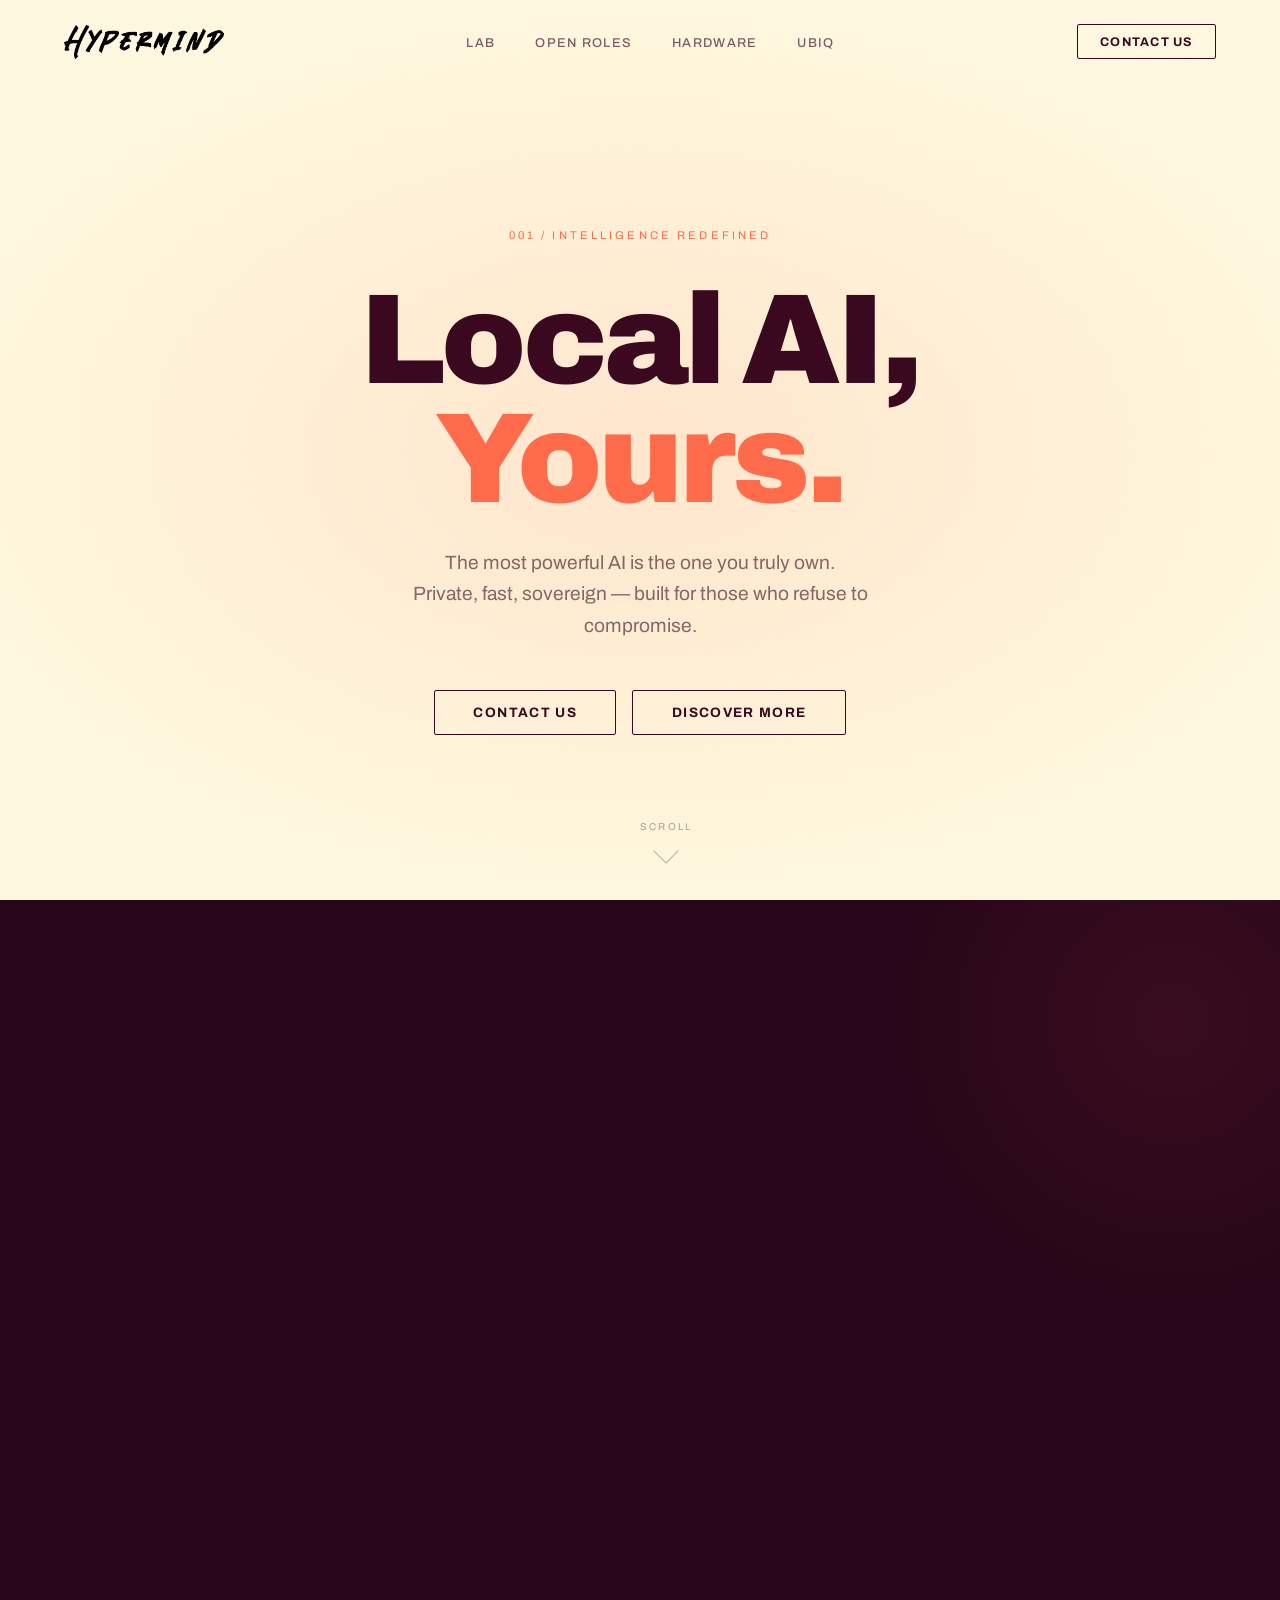
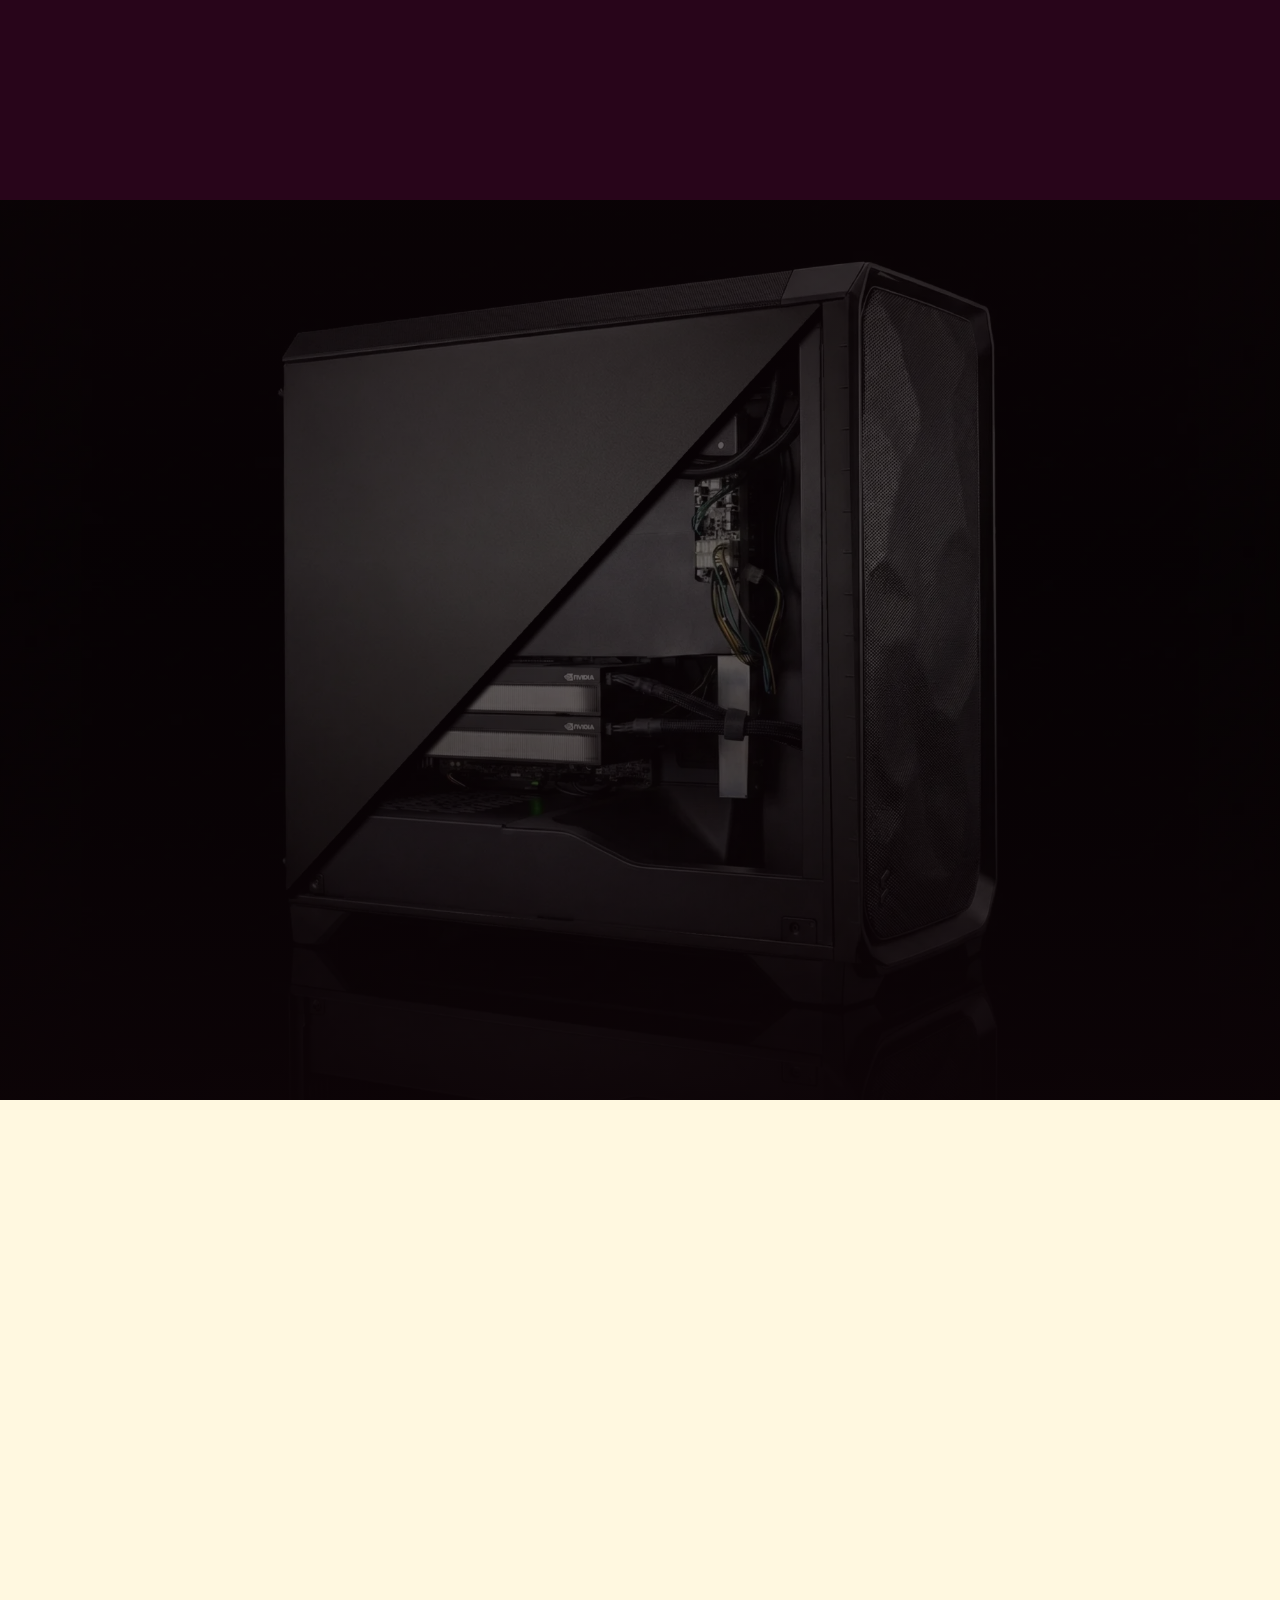
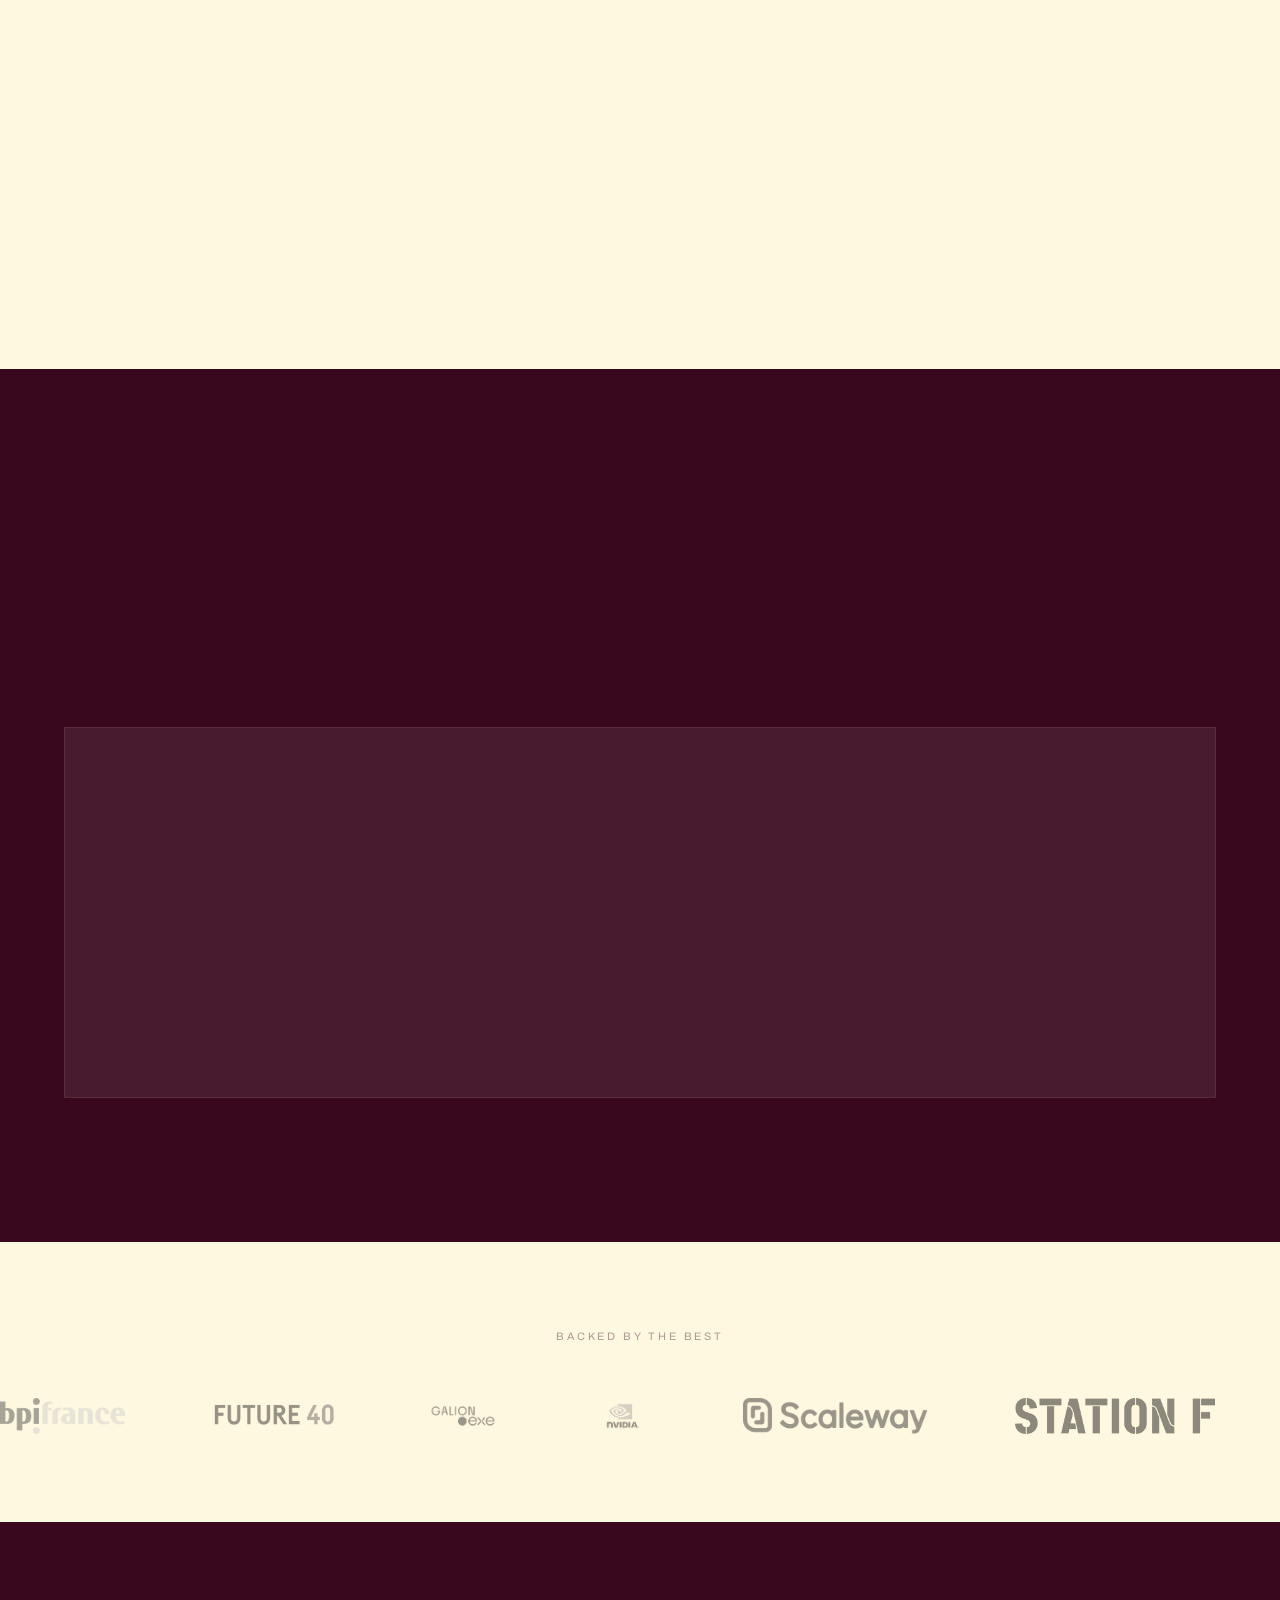
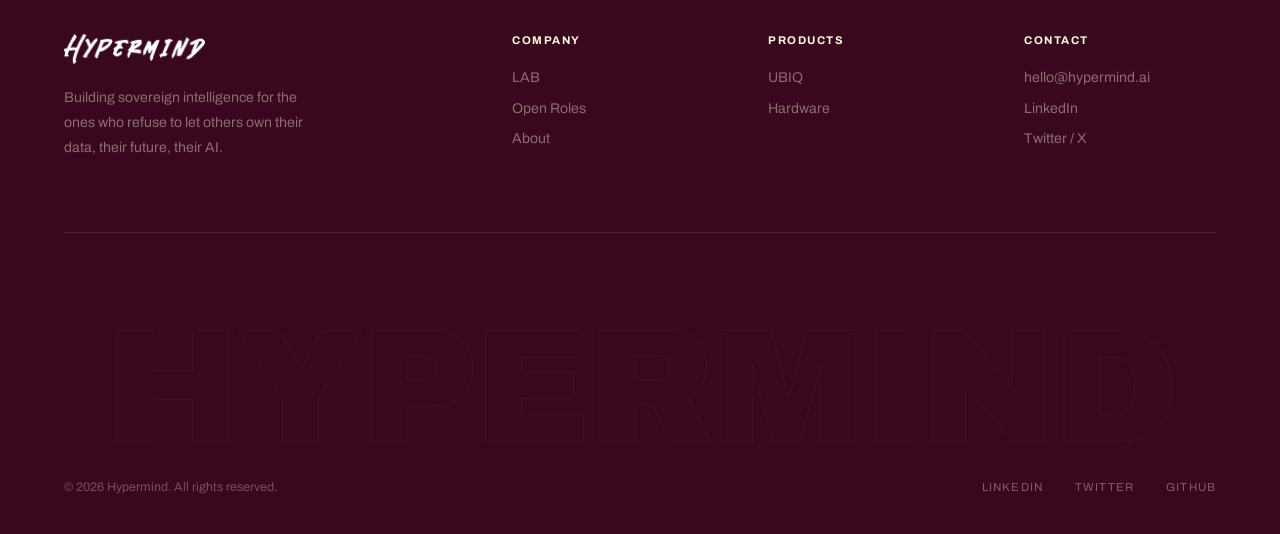
<file: index.html>
<!DOCTYPE html>
<html lang="en">
<head>
  <meta charset="UTF-8" />
  <meta name="viewport" content="width=device-width, initial-scale=1.0" />
  <title>Hypermind — Local Intelligence</title>
  <link rel="preconnect" href="https://fonts.googleapis.com" />
  <link rel="preconnect" href="https://fonts.gstatic.com" crossorigin />
  <link href="https://fonts.googleapis.com/css2?family=Archivo:ital,wdth,wght@0,75..125,100..900;1,75..125,100..900&display=swap" rel="stylesheet" />
  <link rel="stylesheet" href="css/style.css" />
  <link rel="stylesheet" href="css/home.css" />
</head>
<body>

<!-- ══════════════════════════════════════════════
     NAVBAR
══════════════════════════════════════════════ -->
<nav id="nav">
  <a href="#" class="nav-logo">
    <img src="assets/Hypermind2.png" alt="Hypermind" />
  </a>
  <ul class="nav-links">
    <li><a href="lab.html">LAB</a></li>
    <li><a href="open-roles.html">Open Roles</a></li>
    <li><a href="hardware.html">Hardware</a></li>
    <li><a href="#ubiq">UBIQ</a></li>
  </ul>
  <button class="btn-nav" onclick="openModal()">Contact Us</button>
</nav>


<!-- ══════════════════════════════════════════════
     HERO
══════════════════════════════════════════════ -->
<section id="hero">
  <span class="hero-label">001 / Intelligence Redefined</span>
  <h1 class="hero-title">Local AI,<br><em>Yours.</em></h1>
  <p class="hero-sub">
    The most powerful AI is the one you truly own.<br>
    Private, fast, sovereign — built for those who refuse to compromise.
  </p>
  <div class="hero-btns">
    <button class="btn-primary" onclick="openModal()">Contact Us</button>
    <button class="btn-outline" onclick="scrollTo('ubiq')">Discover More</button>
  </div>
  <div class="scroll-hint" onclick="scrollTo('ubiq')">
    <span>Scroll</span>
    <div class="scroll-chevron"></div>
  </div>
</section>


<!-- ══════════════════════════════════════════════
     PRODUCT — UBIQ
══════════════════════════════════════════════ -->
<section id="ubiq">
  <div class="ubiq-inner">
    <div class="ubiq-visual r-l">
      <picture>
        <source srcset="assets/ubiq.webp" type="image/webp" />
        <img src="assets/ubiq.png" alt="UBIQ" />
      </picture>
    </div>
    <div class="ubiq-content">
      <span class="prod-label r d1">001 / Product</span>
      <h2 class="prod-title r d2">UBIQ</h2>
      <p class="prod-caption r d3">
        Your AI, everywhere. UBIQ brings sovereign local intelligence to any
        device — no cloud, no compromise, no limits. Deploy, customise, own.
      </p>
      <div class="r d4">
        <a href="ubiq.html" class="btn-primary">Try UBIQ Now</a>
      </div>
    </div>
  </div>
</section>


<!-- ══════════════════════════════════════════════
     PRODUCT — HARDWARE
══════════════════════════════════════════════ -->
<section id="hardware">
  <div class="hw-bg"></div>
  <div class="hw-overlay"></div>
  <div class="hw-inner">
    <div class="hw-visual"></div>
    <div class="hw-content">
      <span class="hw-label r d1">002 / Product</span>
      <h2 class="hw-title r d2">The<br>Hardware.</h2>
      <p class="hw-caption r d3">
        Built for performance, designed to last. Our hardware is the
        foundation of local AI sovereignty — raw power, engineered with precision.
      </p>
      <div class="r d4">
        <a href="hardware.html" class="btn-primary">Discover Hardware</a>
      </div>
    </div>
  </div>
</section>


<!-- ══════════════════════════════════════════════
     MISSION
══════════════════════════════════════════════ -->
<section id="mission">
  <div class="mission-inner">
    <span class="mission-label r">003 / Our Mission</span>
    <p class="mission-body">
      <span class="r">
        We are in the middle of a revolution that few recognise.
        AI is changing everything — everywhere, all at once.
        But it's almost never truly yours. It always moves the rules: tracking
        your data, following your moves, learning everything about you.&nbsp;
      </span>
      <span class="big r d1">We believe the most powerful AI is the one you truly own.</span>
      <span class="r d2">
        &nbsp;Aligned to your rules. Having access to your data.
        For years, we've worked to bring you Local Intelligence: software that
        runs on your hardware, dependent on no one. AI that is actually yours —
        the one that follows you, not the other way around.
      </span>
    </p>
  </div>
</section>


<!-- ══════════════════════════════════════════════
     PARTNERSHIPS
══════════════════════════════════════════════ -->
<section id="partnerships">
  <div class="section-top">
    <span class="section-tag r">004 / Partnerships</span>
    <h2 class="section-heading r d1">What they<br>say about us.</h2>
  </div>

  <div class="partners-grid">

    <!-- Card 1 — Alexandre Pereira -->
    <div class="partner-card r">
      <div class="card-layout">
        <div class="card-rotated">Alexandre Pereira — 2501.AI Founder</div>
        <img src="assets/alex.jpeg" class="card-photo" alt="Alexandre Pereira" />
        <div class="card-body">
          <span class="quote-icon">"</span>
          <p class="card-quote">
            Hypermind is the best team ever regarding local AI,
            or as they like to call it: Local Intelligence.
          </p>
          <p class="card-role">Founder, 2501.AI</p>
          <a href="#" class="card-link">Go to the article →</a>
        </div>
      </div>
    </div>

    <!-- Card 2 — add name & quote here -->
    <div class="partner-card r d1">
      <div class="card-layout">
        <div class="card-rotated">Partner — Institution</div>
        <div class="card-photo-empty">⊕</div>
        <div class="card-body">
          <span class="quote-icon">"</span>
          <p class="card-quote">
            An exceptional team pushing the boundaries of what's
            possible with local AI infrastructure.
          </p>
          <p class="card-role">Partner</p>
          <a href="#" class="card-link">Learn more →</a>
        </div>
      </div>
    </div>

    <!-- Card 3 — add name & quote here -->
    <div class="partner-card r d2">
      <div class="card-layout">
        <div class="card-rotated">Partner — Institution</div>
        <div class="card-photo-empty">⊕</div>
        <div class="card-body">
          <span class="quote-icon">"</span>
          <p class="card-quote">
            Hypermind represents a new vision for enterprise AI —
            one that doesn't compromise on privacy or performance.
          </p>
          <p class="card-role">Partner</p>
          <a href="#" class="card-link">Learn more →</a>
        </div>
      </div>
    </div>

  </div>
</section>


<!-- ══════════════════════════════════════════════
     SPONSORS MARQUEE
══════════════════════════════════════════════ -->
<section id="sponsors">
  <p class="sponsors-tag">Backed by the best</p>
  <div style="overflow:hidden;">
    <div class="marquee-track">
      <img src="assets/bpifrance.png" alt="BPI France"  class="sponsor-img" />
      <img src="assets/f40.png"        alt="Future 40"   class="sponsor-img" />
      <img src="assets/galion.avif"    alt="Galion"      class="sponsor-img" />
      <img src="assets/nvidia.png"     alt="NVIDIA"      class="sponsor-img" />
      <img src="assets/scaleway.png"   alt="Scaleway"    class="sponsor-img" />
      <img src="assets/stationf.png"   alt="Station F"   class="sponsor-img" />
      <!-- Duplicate for seamless loop -->
      <img src="assets/bpifrance.png" alt="BPI France"  class="sponsor-img" />
      <img src="assets/f40.png"        alt="Future 40"   class="sponsor-img" />
      <img src="assets/galion.avif"    alt="Galion"      class="sponsor-img" />
      <img src="assets/nvidia.png"     alt="NVIDIA"      class="sponsor-img" />
      <img src="assets/scaleway.png"   alt="Scaleway"    class="sponsor-img" />
      <img src="assets/stationf.png"   alt="Station F"   class="sponsor-img" />
    </div>
  </div>
</section>


<!-- ══════════════════════════════════════════════
     FOOTER
══════════════════════════════════════════════ -->
<footer>
  <div class="footer-inner">
    <div class="footer-grid">
      <div class="footer-brand">
        <img src="assets/logo.png" class="footer-brand-logo" alt="Hypermind" />
        <p>Building sovereign intelligence for the ones who refuse to let others own their data, their future, their AI.</p>
      </div>
      <div class="footer-col">
        <h5>Company</h5>
        <ul>
          <li><a href="lab.html">LAB</a></li>
          <li><a href="open-roles.html">Open Roles</a></li>
          <li><a href="#">About</a></li>
        </ul>
      </div>
      <div class="footer-col">
        <h5>Products</h5>
        <ul>
          <li><a href="ubiq.html">UBIQ</a></li>
          <li><a href="hardware.html">Hardware</a></li>
        </ul>
      </div>
      <div class="footer-col">
        <h5>Contact</h5>
        <ul>
          <li><a href="mailto:hello@hypermind.ai">hello@hypermind.ai</a></li>
          <li><a href="#">LinkedIn</a></li>
          <li><a href="#">Twitter / X</a></li>
        </ul>
      </div>
    </div>

    <div class="footer-big">
      <svg id="footer-svg" viewBox="0 0 1000 160" xmlns="http://www.w3.org/2000/svg"
           onmouseenter="fhOn(true)" onmouseleave="fhOn(false)" onmousemove="fhMove(event)">
        <defs>
          <radialGradient id="fhReveal" gradientUnits="userSpaceOnUse" r="240" cx="500" cy="80">
            <stop offset="0%"   stop-color="white"/>
            <stop offset="100%" stop-color="black"/>
          </radialGradient>
          <mask id="fhMask">
            <rect x="0" y="0" width="100%" height="100%" fill="url(#fhReveal)"/>
          </mask>
          <linearGradient id="fhGrad" x1="0%" y1="0%" x2="100%" y2="0%">
            <stop offset="0%"   stop-color="#FF6B4B"/>
            <stop offset="50%"  stop-color="#FFA886"/>
            <stop offset="100%" stop-color="#FF6B4B"/>
          </linearGradient>
        </defs>
        <text x="50%" y="75%" text-anchor="middle" dominant-baseline="middle"
              font-size="145" font-weight="900" font-family="Archivo,sans-serif"
              fill="none" stroke="rgba(255,248,224,.055)" stroke-width="0.5" letter-spacing="-3">HYPERMIND</text>
        <text id="fh-hover" x="50%" y="75%" text-anchor="middle" dominant-baseline="middle"
              font-size="145" font-weight="900" font-family="Archivo,sans-serif"
              fill="none" stroke="url(#fhGrad)" stroke-width="0.5"
              mask="url(#fhMask)" opacity="0" letter-spacing="-3"
              style="transition: opacity .3s">HYPERMIND</text>
      </svg>
    </div>

    <div class="footer-bottom">
      <p class="footer-copy">&copy; 2026 Hypermind. All rights reserved.</p>
      <div class="footer-social">
        <a href="#">LinkedIn</a>
        <a href="#">Twitter</a>
        <a href="#">GitHub</a>
      </div>
    </div>
  </div>
</footer>


<!-- ══════════════════════════════════════════════
     CONTACT MODAL
══════════════════════════════════════════════ -->
<div class="modal-bg" id="modal-bg" onclick="closeModalOut(event)">
  <div class="modal">
    <button class="modal-x" onclick="closeModal()">×</button>
    <h2>Let's Talk.</h2>
    <p>Tell us about your project and we'll get back to you shortly.</p>
    <form onsubmit="sendForm(event)">
      <div class="form-row">
        <label>Your Name</label>
        <input type="text" placeholder="Jane Doe" required />
      </div>
      <div class="form-row">
        <label>Email</label>
        <input type="email" placeholder="you@company.com" required />
      </div>
      <div class="form-row">
        <label>Message</label>
        <textarea placeholder="What are you working on?" required></textarea>
      </div>
      <button type="submit" class="btn-primary" style="width:100%;margin-top:.5rem;">
        Send Message
      </button>
    </form>
  </div>
</div>

<script src="js/main.js"></script>
</body>
</html>
</file>
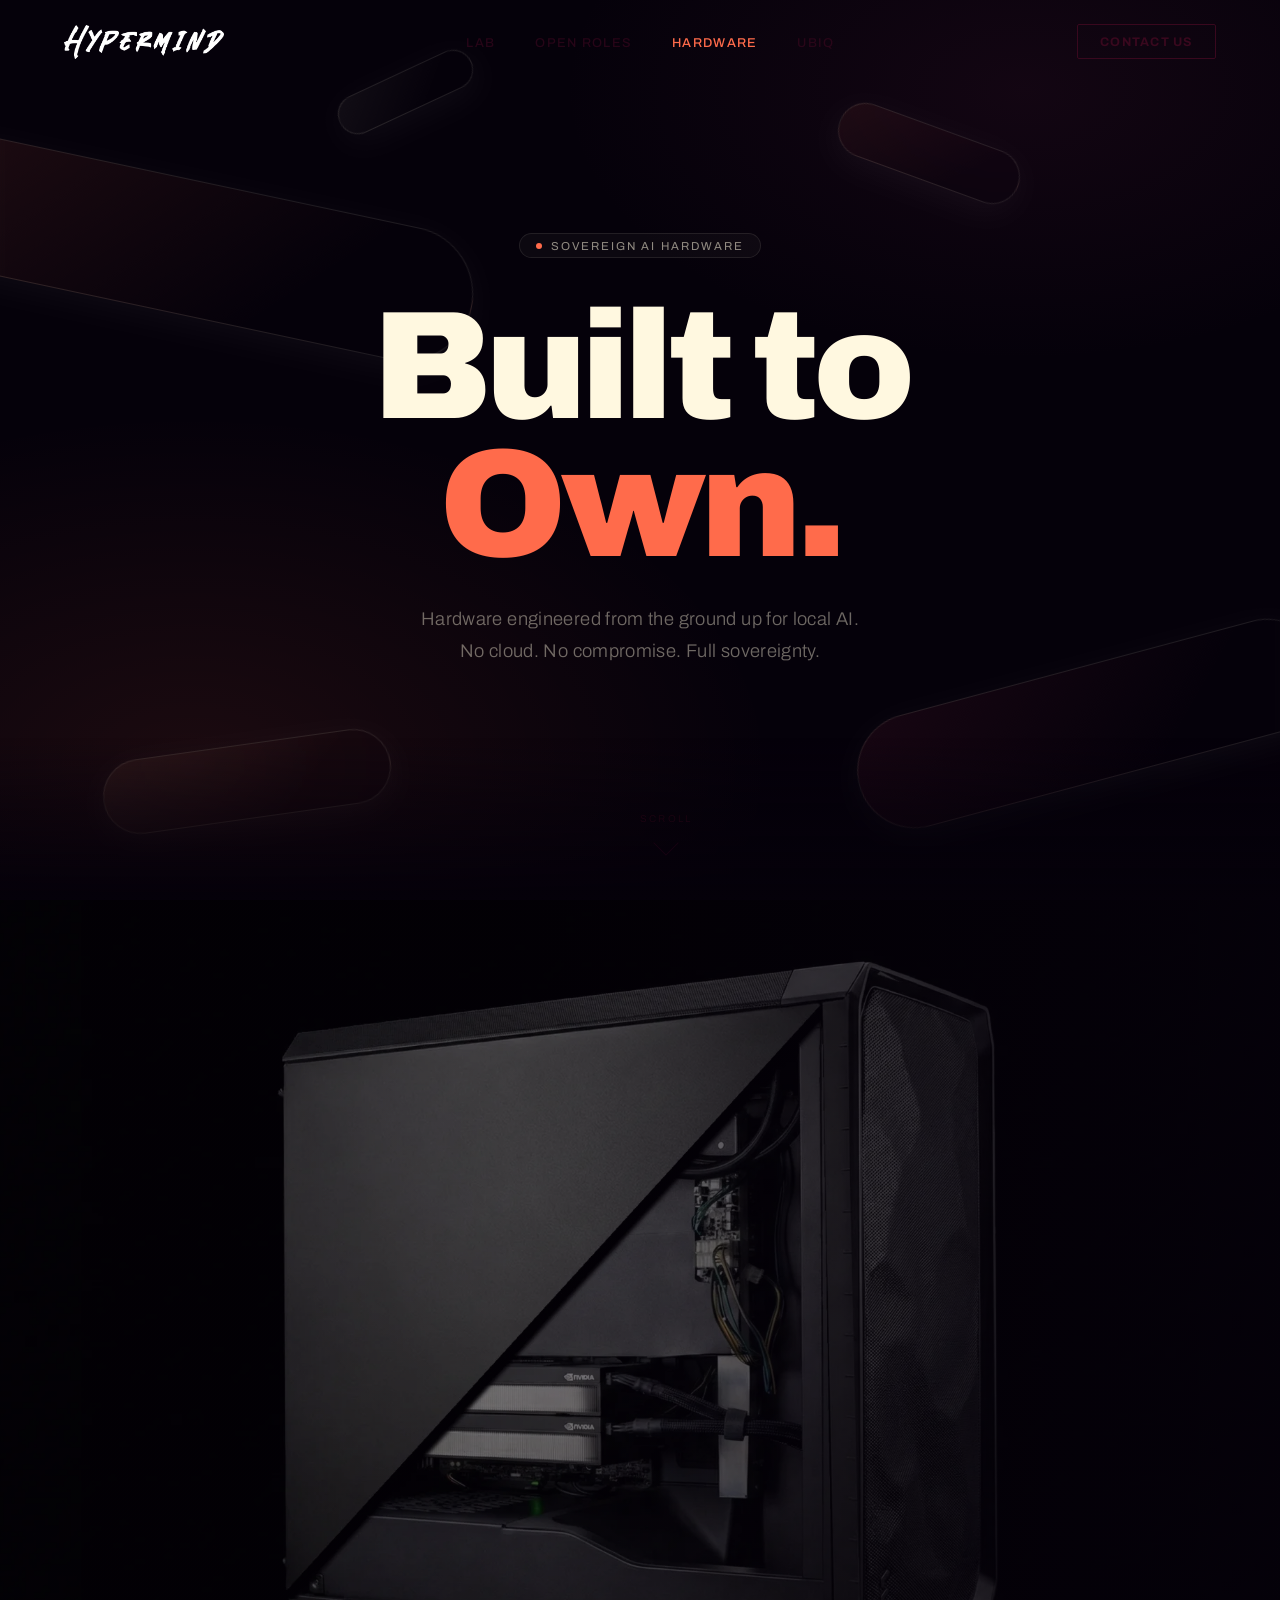
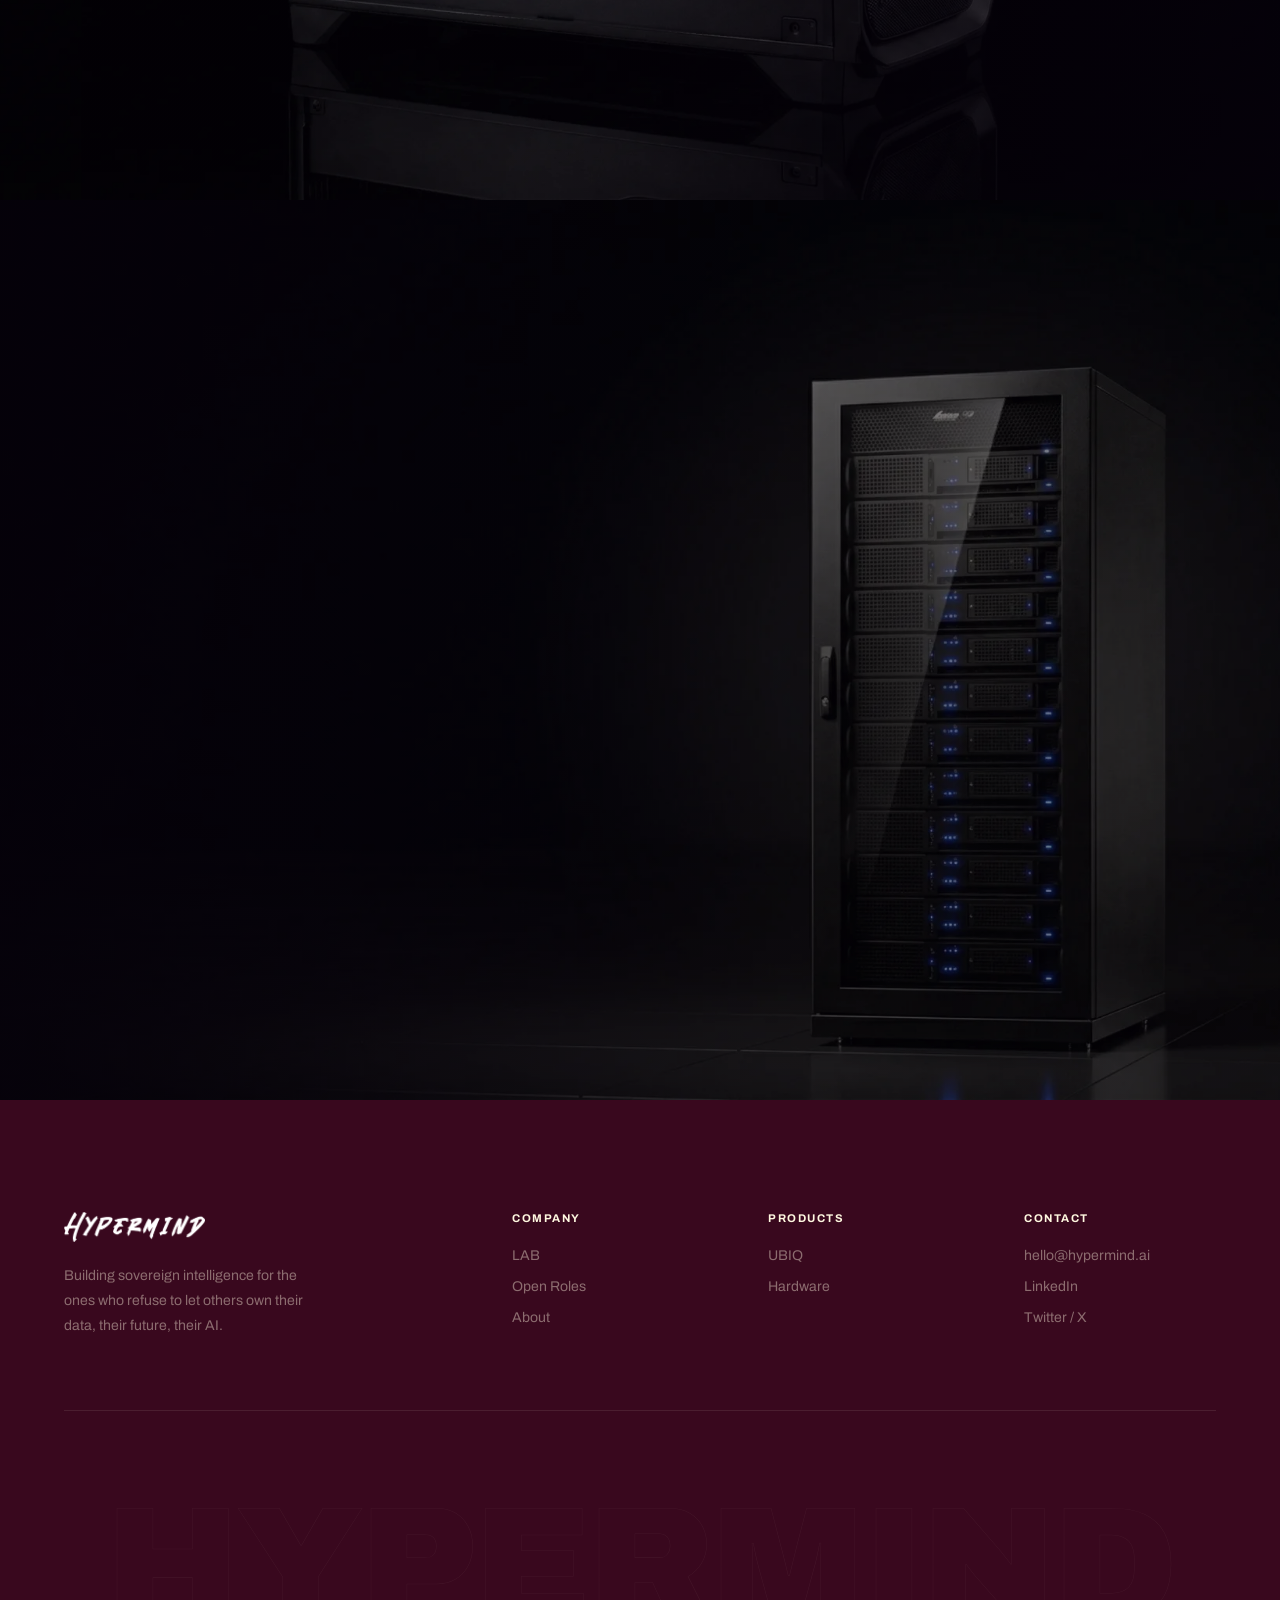
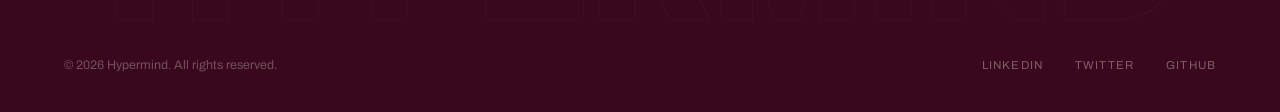
<file: hardware.html>
<!DOCTYPE html>
<html lang="en">
<head>
  <meta charset="UTF-8" />
  <meta name="viewport" content="width=device-width, initial-scale=1.0" />
  <title>Hardware — Hypermind</title>
  <link rel="preconnect" href="https://fonts.googleapis.com" />
  <link rel="preconnect" href="https://fonts.gstatic.com" crossorigin />
  <link href="https://fonts.googleapis.com/css2?family=Archivo:ital,wdth,wght@0,75..125,100..900;1,75..125,100..900&display=swap" rel="stylesheet" />
  <link rel="stylesheet" href="css/style.css" />
  <link rel="stylesheet" href="css/hardware.css" />
</head>
<body>

<!-- ══════════════════════════════
     NAVBAR
══════════════════════════════ -->
<nav id="nav">
  <a href="index.html" class="nav-logo">
    <img src="assets/logo.png" alt="Hypermind" />
  </a>
  <ul class="nav-links">
    <li><a href="index.html#lab">LAB</a></li>
    <li><a href="index.html#open-roles">Open Roles</a></li>
    <li><a href="hardware.html" class="active">Hardware</a></li>
    <li><a href="ubiq.html">UBIQ</a></li>
  </ul>
  <button class="btn-nav" onclick="openModal()">Contact Us</button>
</nav>


<!-- ══════════════════════════════
     HERO — GEOMETRIC SHAPES
══════════════════════════════ -->
<section id="hero">
  <!-- Ambient gradient -->
  <div class="hero-ambient"></div>

  <!-- Floating pill shapes -->
  <div class="shapes-wrap" id="shapesWrap">
    <div class="shape shape-1"></div>
    <div class="shape shape-2"></div>
    <div class="shape shape-3"></div>
    <div class="shape shape-4"></div>
    <div class="shape shape-5"></div>
  </div>

  <!-- Content -->
  <div class="hero-inner">
    <div class="hero-badge" style="opacity:0;animation:fadeUp .4s ease forwards .2s">
      <span class="badge-dot"></span>
      <span>Sovereign AI Hardware</span>
    </div>

    <h1 class="hero-title" style="opacity:0;animation:fadeUp .5s ease forwards .35s">
      Built to<br><em>Own.</em>
    </h1>

    <p class="hero-sub" style="opacity:0;animation:fadeUp .5s ease forwards .5s">
      Hardware engineered from the ground up for local AI.<br>
      No cloud. No compromise. Full sovereignty.
    </p>
  </div>

  <!-- Scroll arrow -->
  <div class="scroll-hint" onclick="document.getElementById('workstation').scrollIntoView({behavior:'smooth'})">
    <span>Scroll</span>
    <div class="scroll-chevron"></div>
  </div>

  <!-- Bottom fade -->
  <div class="hero-fade-bottom"></div>
</section>


<!-- ══════════════════════════════
     WORKSTATION — STATIC BACKGROUND
══════════════════════════════ -->
<section id="workstation">
  <div class="ws-bg"></div>
  <div class="ws-overlay"></div>
  <div class="ws-inner">
    <div class="ws-content">
      <span class="section-tag r">001 / Product</span>
      <h2 class="hw-product-title r d1">AI Workstation</h2>
      <p class="hw-product-body r d2">
        A local AI workstation designed by Hypermind for small teams of 2–30 people.
        Run high-performing models, AI agents, and development tools entirely on-premise.
        No cloud dependency, no data leaving your walls.
      </p>
      <ul class="hw-bullets r d3">
        <li>On premise</li>
        <li>Fully secured</li>
        <li>Customizable</li>
      </ul>
      <p class="hw-product-body r d4">
        If you're interested, let's have a chat to see how this technology can fit your needs.
      </p>
      <div class="r d4">
        <button class="btn-outline-dark" onclick="openModal()">Request a Demo</button>
      </div>
    </div>
  </div>
</section>


<!-- ══════════════════════════════
     PRIVATE AI SERVERS — STATIC BACKGROUND
══════════════════════════════ -->
<section id="servers">
  <div class="srv-bg"></div>
  <div class="srv-overlay"></div>
  <div class="srv-inner">
    <div class="srv-content">
      <span class="section-tag r">002 / Product</span>
      <h2 class="hw-product-title r d1">Private AI Servers</h2>
      <p class="hw-product-body r d2">
        For organizations that need to scale. We deploy and optimize AI inference
        infrastructure on your own servers, multi-GPU racks built for throughput,
        reliability, and full data sovereignty.
      </p>
      <ul class="hw-bullets r d3">
        <li>Multi-GPU rack servers</li>
        <li>Optimized inference engines</li>
        <li>Full data sovereignty</li>
        <li>Scalable to your needs</li>
      </ul>
      <p class="hw-product-body r d4">
        Whether you're running RAG pipelines, coding assistants, or custom AI
        applications, we'll help you find the right configuration and get the
        most out of such infrastructure.
      </p>
      <div class="r d4">
        <button class="btn-primary" onclick="openModal()">Contact Us</button>
      </div>
    </div>
  </div>
</section>


<!-- ══════════════════════════════
     FOOTER
══════════════════════════════ -->
<footer>
  <div class="footer-inner">
    <div class="footer-grid">
      <div class="footer-brand">
        <img src="assets/logo.png" class="footer-brand-logo" alt="Hypermind" />
        <p>Building sovereign intelligence for the ones who refuse to let others own their data, their future, their AI.</p>
      </div>
      <div class="footer-col">
        <h5>Company</h5>
        <ul>
          <li><a href="index.html#lab">LAB</a></li>
          <li><a href="index.html#open-roles">Open Roles</a></li>
          <li><a href="index.html">About</a></li>
        </ul>
      </div>
      <div class="footer-col">
        <h5>Products</h5>
        <ul>
          <li><a href="ubiq.html">UBIQ</a></li>
          <li><a href="hardware.html">Hardware</a></li>
        </ul>
      </div>
      <div class="footer-col">
        <h5>Contact</h5>
        <ul>
          <li><a href="mailto:hello@hypermind.ai">hello@hypermind.ai</a></li>
          <li><a href="#">LinkedIn</a></li>
          <li><a href="#">Twitter / X</a></li>
        </ul>
      </div>
    </div>

    <div class="footer-big">
      <svg id="footer-svg" viewBox="0 0 1000 160" xmlns="http://www.w3.org/2000/svg"
           onmouseenter="fhOn(true)" onmouseleave="fhOn(false)" onmousemove="fhMove(event)">
        <defs>
          <radialGradient id="fhReveal" gradientUnits="userSpaceOnUse" r="240" cx="500" cy="80">
            <stop offset="0%"   stop-color="white"/>
            <stop offset="100%" stop-color="black"/>
          </radialGradient>
          <mask id="fhMask">
            <rect x="0" y="0" width="100%" height="100%" fill="url(#fhReveal)"/>
          </mask>
          <linearGradient id="fhGrad" x1="0%" y1="0%" x2="100%" y2="0%">
            <stop offset="0%"   stop-color="#FF6B4B"/>
            <stop offset="50%"  stop-color="#FFA886"/>
            <stop offset="100%" stop-color="#FF6B4B"/>
          </linearGradient>
        </defs>
        <text x="50%" y="75%" text-anchor="middle" dominant-baseline="middle"
              font-size="145" font-weight="900" font-family="Archivo,sans-serif"
              fill="none" stroke="rgba(255,248,224,.055)" stroke-width="0.5" letter-spacing="-3">HYPERMIND</text>
        <text id="fh-hover" x="50%" y="75%" text-anchor="middle" dominant-baseline="middle"
              font-size="145" font-weight="900" font-family="Archivo,sans-serif"
              fill="none" stroke="url(#fhGrad)" stroke-width="0.5"
              mask="url(#fhMask)" opacity="0" letter-spacing="-3"
              style="transition: opacity .3s">HYPERMIND</text>
      </svg>
    </div>

    <div class="footer-bottom">
      <p class="footer-copy">&copy; 2026 Hypermind. All rights reserved.</p>
      <div class="footer-social">
        <a href="#">LinkedIn</a>
        <a href="#">Twitter</a>
        <a href="#">GitHub</a>
      </div>
    </div>
  </div>
</footer>


<!-- ══════════════════════════════
     CONTACT MODAL
══════════════════════════════ -->
<div class="modal-bg" id="modal-bg" onclick="closeModalOut(event)">
  <div class="modal">
    <button class="modal-x" onclick="closeModal()">×</button>
    <h2>Let's Talk.</h2>
    <p>Tell us about your project and we'll get back to you shortly.</p>
    <form onsubmit="sendForm(event)">
      <div class="form-row">
        <label>Your Name</label>
        <input type="text" placeholder="Jane Doe" required />
      </div>
      <div class="form-row">
        <label>Email</label>
        <input type="email" placeholder="you@company.com" required />
      </div>
      <div class="form-row">
        <label>Message</label>
        <textarea placeholder="What are you working on?" required></textarea>
      </div>
      <button type="submit" class="btn-primary" style="width:100%;margin-top:.5rem;">
        Send Message
      </button>
    </form>
  </div>
</div>

<script src="js/main.js"></script>
</body>
</html>
</file>
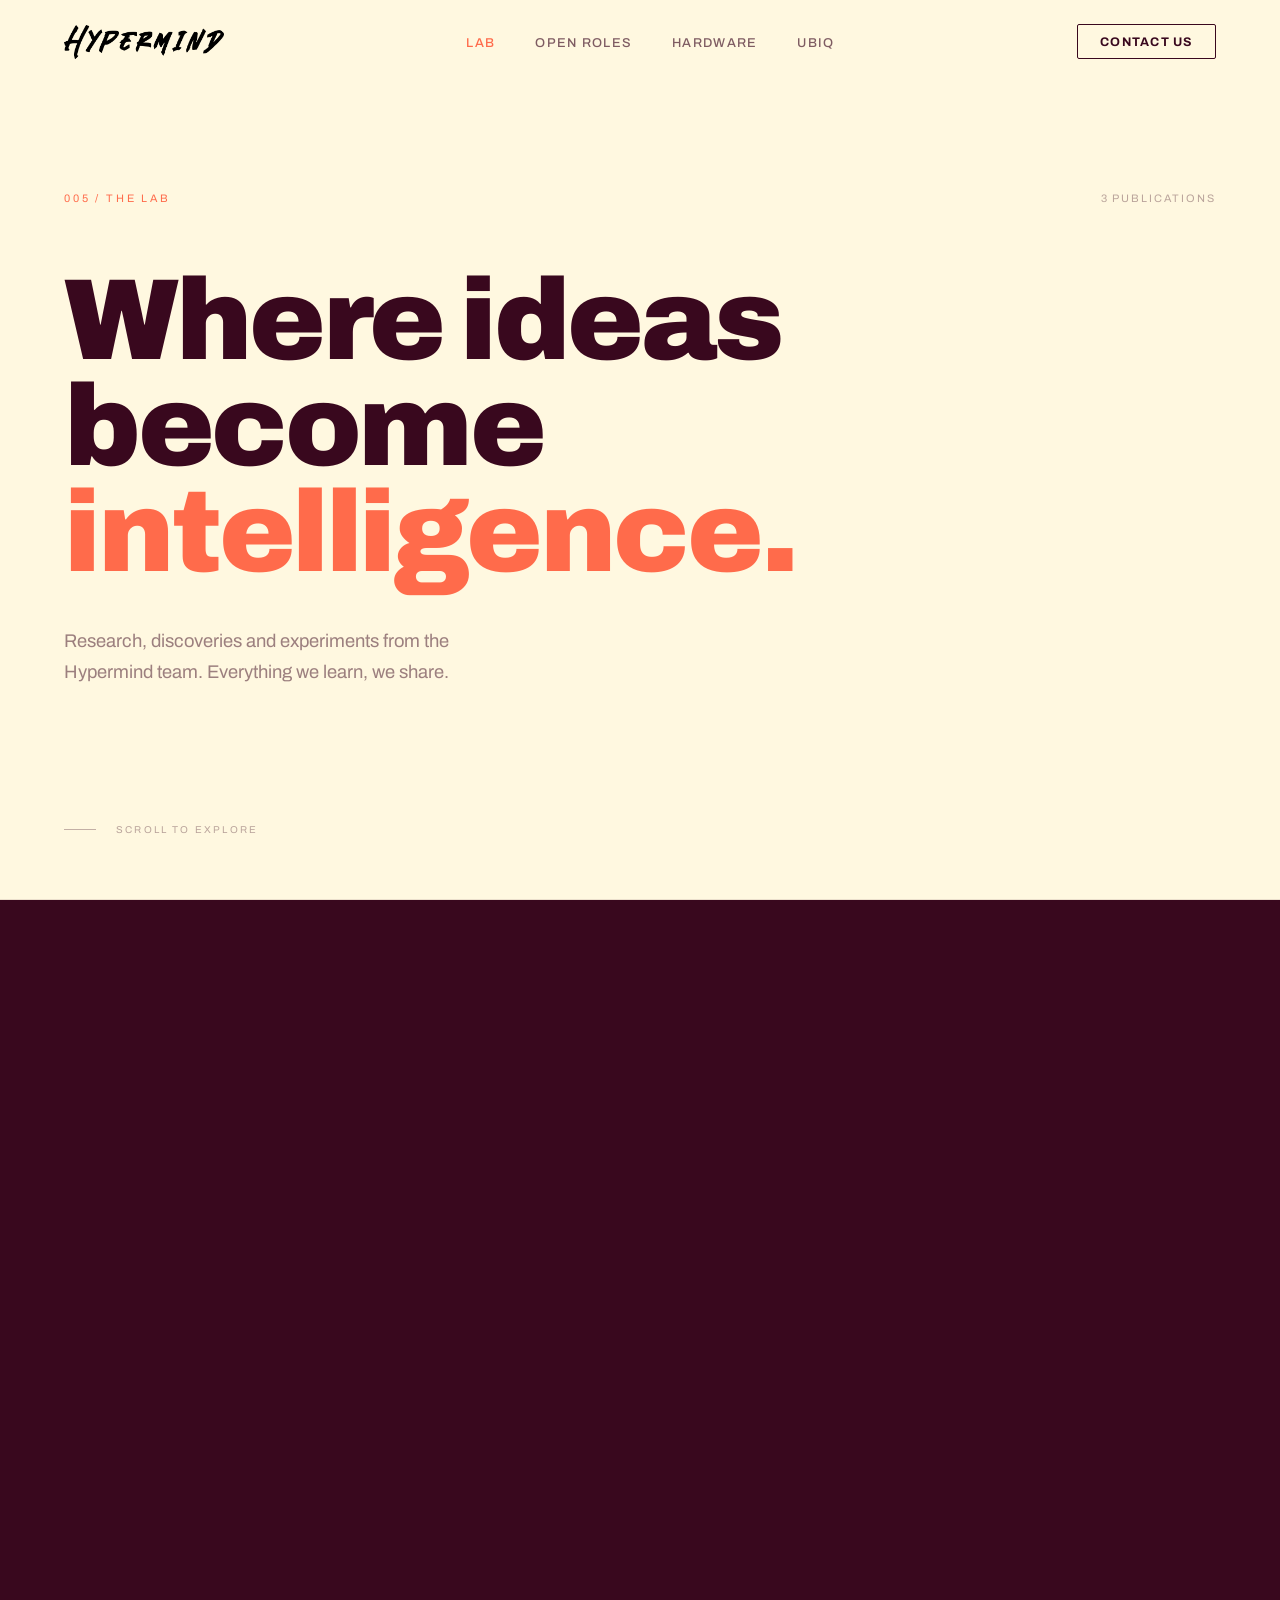
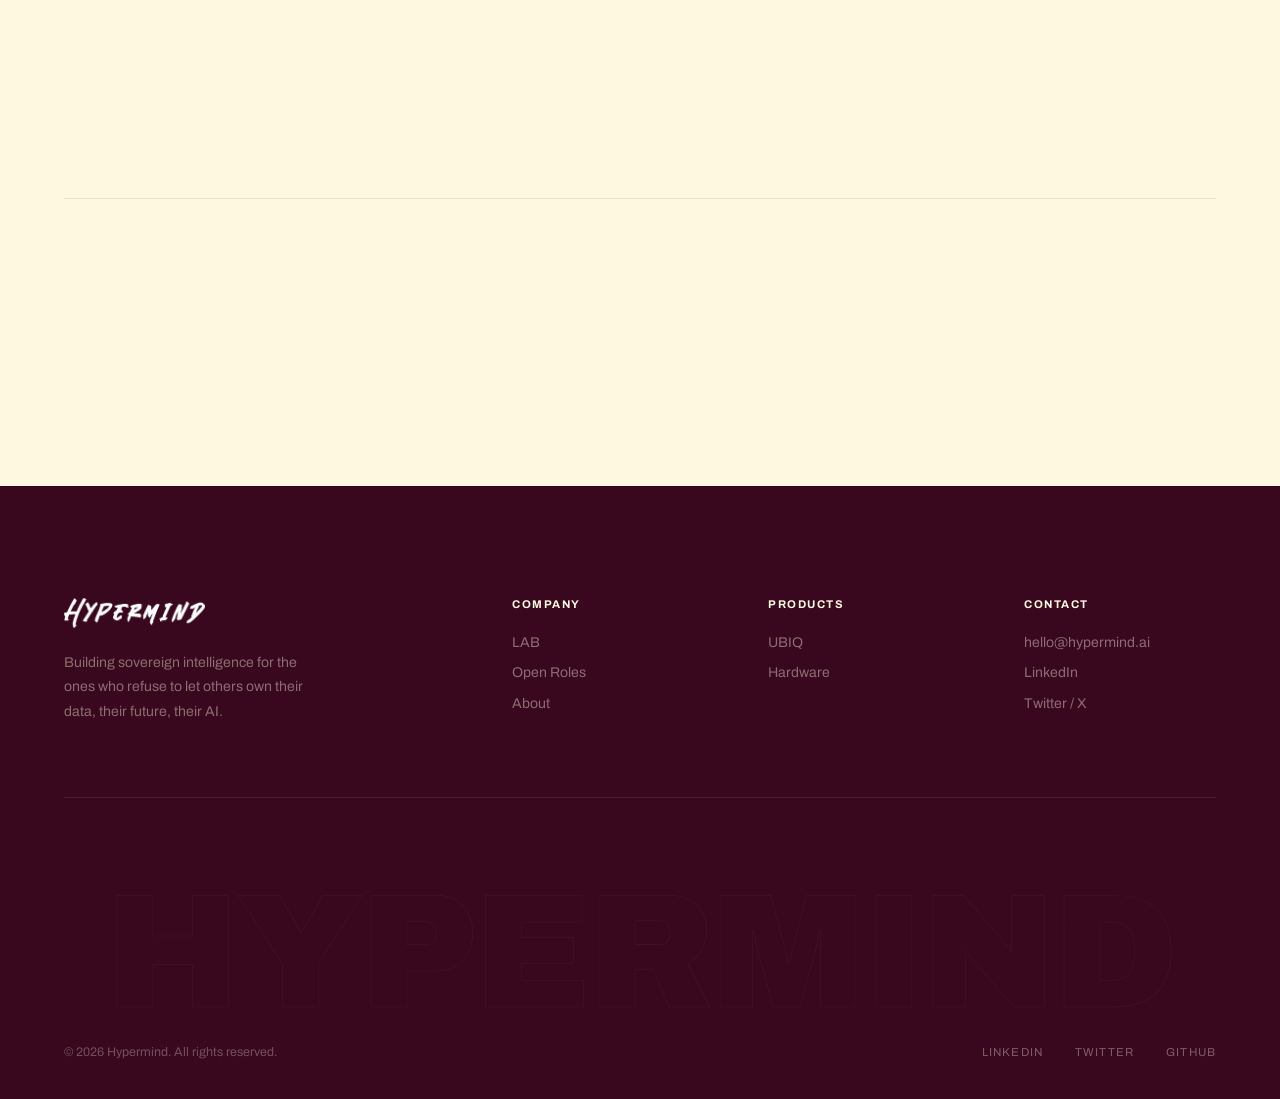
<file: lab.html>
<!DOCTYPE html>
<html lang="en">
<head>
  <meta charset="UTF-8" />
  <meta name="viewport" content="width=device-width, initial-scale=1.0" />
  <title>The Lab — Hypermind</title>
  <link rel="preconnect" href="https://fonts.googleapis.com" />
  <link rel="preconnect" href="https://fonts.gstatic.com" crossorigin />
  <link href="https://fonts.googleapis.com/css2?family=Archivo:ital,wdth,wght@0,75..125,100..900;1,75..125,100..900&display=swap" rel="stylesheet" />
  <link rel="stylesheet" href="css/style.css" />
  <link rel="stylesheet" href="css/lab.css" />
</head>
<body>

<!-- ══════════════════════════════════════════════════
     NAVBAR
══════════════════════════════════════════════════ -->
<nav id="nav">
  <a href="index.html" class="nav-logo">
    <img src="assets/Hypermind2.png" alt="Hypermind" />
  </a>
  <ul class="nav-links">
    <li><a href="lab.html" class="active">LAB</a></li>
    <li><a href="open-roles.html">Open Roles</a></li>
    <li><a href="hardware.html">Hardware</a></li>
    <li><a href="ubiq.html">UBIQ</a></li>
  </ul>
  <button class="btn-nav" onclick="openModal()">Contact Us</button>
</nav>


<!-- ══════════════════════════════════════════════════
     HERO
══════════════════════════════════════════════════ -->
<section id="lab-hero">
  <div class="lab-hero-inner">
    <div class="lab-hero-top">
      <span class="lab-label lab-fade" style="--i:0">005 / The Lab</span>
      <span class="lab-count lab-fade" style="--i:1">3 publications</span>
    </div>
    <h1 class="lab-hero-title lab-fade" style="--i:2">
      Where ideas<br>become <em>intelligence.</em>
    </h1>
    <p class="lab-hero-sub lab-fade" style="--i:3">
      Research, discoveries and experiments from the Hypermind team.
      Everything we learn, we share.
    </p>
  </div>
  <div class="lab-hero-scroll lab-fade" style="--i:4">
    <div class="lab-scroll-line"></div>
    <span>Scroll to explore</span>
  </div>
</section>


<!-- ══════════════════════════════════════════════════
     ENTRY 01 — Paper (dark)
══════════════════════════════════════════════════ -->
<article class="lab-entry lab-entry--dark" id="entry-01">
  <div class="lab-entry-inner">

    <div class="lab-entry-header lab-reveal">
      <span class="lab-entry-type">Paper</span>
      <span class="lab-entry-date">March 2026</span>
    </div>

    <div class="lab-entry-body">
      <div class="lab-entry-number lab-reveal" style="--delay:.05s">01</div>
      <div class="lab-entry-content">
        <div class="lab-accent-line lab-line-reveal" style="--delay:.1s"></div>
        <h2 class="lab-entry-title lab-reveal" style="--delay:.15s">
          Quantization at the Edge: Running 70B Models on Consumer Hardware
        </h2>
        <p class="lab-entry-excerpt lab-reveal" style="--delay:.22s">
          We document our findings deploying large language models on off-the-shelf
          workstations with no cloud dependency. The results challenge the assumption
          that sovereign AI requires enterprise-grade infrastructure.
        </p>
        <a href="#" class="lab-entry-link lab-reveal" style="--delay:.28s">
          <span>Read the paper</span>
          <span class="lab-arrow">→</span>
        </a>
      </div>
    </div>

  </div>
</article>


<!-- ══════════════════════════════════════════════════
     ENTRY 02 — Discovery (cream)
══════════════════════════════════════════════════ -->
<article class="lab-entry lab-entry--light" id="entry-02">
  <div class="lab-entry-inner">

    <div class="lab-entry-header lab-reveal">
      <span class="lab-entry-type">Discovery</span>
      <span class="lab-entry-date">January 2026</span>
    </div>

    <div class="lab-entry-body">
      <div class="lab-entry-number lab-reveal" style="--delay:.05s">02</div>
      <div class="lab-entry-content">
        <div class="lab-accent-line lab-line-reveal" style="--delay:.1s"></div>
        <h2 class="lab-entry-title lab-reveal" style="--delay:.15s">
          Attention Head Pruning Without Performance Loss
        </h2>
        <p class="lab-entry-excerpt lab-reveal" style="--delay:.22s">
          A counterintuitive finding from our inference optimisation research:
          removing up to 30% of attention heads in specific layers produces no
          measurable degradation on reasoning benchmarks, while reducing memory
          footprint significantly.
        </p>
        <a href="#" class="lab-entry-link lab-reveal" style="--delay:.28s">
          <span>Read the discovery</span>
          <span class="lab-arrow">→</span>
        </a>
      </div>
    </div>

  </div>
</article>


<!-- ══════════════════════════════════════════════════
     ENTRY 03 — Experiment (dark)
══════════════════════════════════════════════════ -->
<article class="lab-entry lab-entry--dark" id="entry-03">
  <div class="lab-entry-inner">

    <div class="lab-entry-header lab-reveal">
      <span class="lab-entry-type">Experiment</span>
      <span class="lab-entry-date">November 2025</span>
    </div>

    <div class="lab-entry-body">
      <div class="lab-entry-number lab-reveal" style="--delay:.05s">03</div>
      <div class="lab-entry-content">
        <div class="lab-accent-line lab-line-reveal" style="--delay:.1s"></div>
        <h2 class="lab-entry-title lab-reveal" style="--delay:.15s">
          Local RAG Pipelines: Eight Architectures, One Benchmark
        </h2>
        <p class="lab-entry-excerpt lab-reveal" style="--delay:.22s">
          We designed and ran a systematic benchmark comparing eight retrieval-augmented
          generation architectures operating entirely on local hardware. This experiment
          maps the trade-offs between latency, accuracy and memory footprint for
          on-premise deployments.
        </p>
        <a href="#" class="lab-entry-link lab-reveal" style="--delay:.28s">
          <span>Explore the experiment</span>
          <span class="lab-arrow">→</span>
        </a>
      </div>
    </div>

  </div>
</article>


<!-- ══════════════════════════════════════════════════
     APPENDIX — full index
══════════════════════════════════════════════════ -->
<section id="lab-appendix">
  <div class="appendix-inner">

    <div class="appendix-header lab-reveal">
      <h2 class="appendix-title">All Publications</h2>
      <span class="appendix-tag">Appendix</span>
    </div>

    <div class="appendix-divider"></div>

    <a href="#entry-01" class="appendix-row lab-reveal" style="--delay:.06s">
      <span class="appendix-num">01</span>
      <span class="appendix-type">Paper</span>
      <span class="appendix-name">Quantization at the Edge: Running 70B Models on Consumer Hardware</span>
      <span class="appendix-date">Mar 2026</span>
    </a>

    <div class="appendix-divider lab-reveal" style="--delay:.09s"></div>

    <a href="#entry-02" class="appendix-row lab-reveal" style="--delay:.12s">
      <span class="appendix-num">02</span>
      <span class="appendix-type">Discovery</span>
      <span class="appendix-name">Attention Head Pruning Without Performance Loss</span>
      <span class="appendix-date">Jan 2026</span>
    </a>

    <div class="appendix-divider lab-reveal" style="--delay:.15s"></div>

    <a href="#entry-03" class="appendix-row lab-reveal" style="--delay:.18s">
      <span class="appendix-num">03</span>
      <span class="appendix-type">Experiment</span>
      <span class="appendix-name">Local RAG Pipelines: Eight Architectures, One Benchmark</span>
      <span class="appendix-date">Nov 2025</span>
    </a>

    <div class="appendix-divider lab-reveal" style="--delay:.21s"></div>

  </div>
</section>


<!-- ══════════════════════════════════════════════════
     FOOTER
══════════════════════════════════════════════════ -->
<footer>
  <div class="footer-inner">
    <div class="footer-grid">
      <div class="footer-brand">
        <img src="assets/logo.png" class="footer-brand-logo" alt="Hypermind" />
        <p>Building sovereign intelligence for the ones who refuse to let others own their data, their future, their AI.</p>
      </div>
      <div class="footer-col">
        <h5>Company</h5>
        <ul>
          <li><a href="lab.html">LAB</a></li>
          <li><a href="open-roles.html">Open Roles</a></li>
          <li><a href="index.html">About</a></li>
        </ul>
      </div>
      <div class="footer-col">
        <h5>Products</h5>
        <ul>
          <li><a href="ubiq.html">UBIQ</a></li>
          <li><a href="hardware.html">Hardware</a></li>
        </ul>
      </div>
      <div class="footer-col">
        <h5>Contact</h5>
        <ul>
          <li><a href="mailto:hello@hypermind.ai">hello@hypermind.ai</a></li>
          <li><a href="#">LinkedIn</a></li>
          <li><a href="#">Twitter / X</a></li>
        </ul>
      </div>
    </div>

    <div class="footer-big">
      <svg id="footer-svg" viewBox="0 0 1000 160" xmlns="http://www.w3.org/2000/svg"
           onmouseenter="fhOn(true)" onmouseleave="fhOn(false)" onmousemove="fhMove(event)">
        <defs>
          <radialGradient id="fhReveal" gradientUnits="userSpaceOnUse" r="240" cx="500" cy="80">
            <stop offset="0%"   stop-color="white"/>
            <stop offset="100%" stop-color="black"/>
          </radialGradient>
          <mask id="fhMask">
            <rect x="0" y="0" width="100%" height="100%" fill="url(#fhReveal)"/>
          </mask>
          <linearGradient id="fhGrad" x1="0%" y1="0%" x2="100%" y2="0%">
            <stop offset="0%"   stop-color="#FF6B4B"/>
            <stop offset="50%"  stop-color="#FFA886"/>
            <stop offset="100%" stop-color="#FF6B4B"/>
          </linearGradient>
        </defs>
        <text x="50%" y="75%" text-anchor="middle" dominant-baseline="middle"
              font-size="145" font-weight="900" font-family="Archivo,sans-serif"
              fill="none" stroke="rgba(255,248,224,.055)" stroke-width="0.5" letter-spacing="-3">HYPERMIND</text>
        <text id="fh-hover" x="50%" y="75%" text-anchor="middle" dominant-baseline="middle"
              font-size="145" font-weight="900" font-family="Archivo,sans-serif"
              fill="none" stroke="url(#fhGrad)" stroke-width="0.5"
              mask="url(#fhMask)" opacity="0" letter-spacing="-3"
              style="transition: opacity .3s">HYPERMIND</text>
      </svg>
    </div>

    <div class="footer-bottom">
      <p class="footer-copy">&copy; 2026 Hypermind. All rights reserved.</p>
      <div class="footer-social">
        <a href="#">LinkedIn</a>
        <a href="#">Twitter</a>
        <a href="#">GitHub</a>
      </div>
    </div>
  </div>
</footer>


<!-- ══════════════════════════════════════════════════
     CONTACT MODAL
══════════════════════════════════════════════════ -->
<div class="modal-bg" id="modal-bg" onclick="closeModalOut(event)">
  <div class="modal">
    <button class="modal-x" onclick="closeModal()">×</button>
    <h2>Let's Talk.</h2>
    <p>Tell us about your project and we'll get back to you shortly.</p>
    <form onsubmit="sendForm(event)">
      <div class="form-row">
        <label>Your Name</label>
        <input type="text" placeholder="Jane Doe" required />
      </div>
      <div class="form-row">
        <label>Email</label>
        <input type="email" placeholder="you@company.com" required />
      </div>
      <div class="form-row">
        <label>Message</label>
        <textarea placeholder="What are you working on?" required></textarea>
      </div>
      <button type="submit" class="btn-primary" style="width:100%;margin-top:.5rem;">
        Send Message
      </button>
    </form>
  </div>
</div>

<script src="js/main.js"></script>
<script src="js/lab.js"></script>
</body>
</html>
</file>
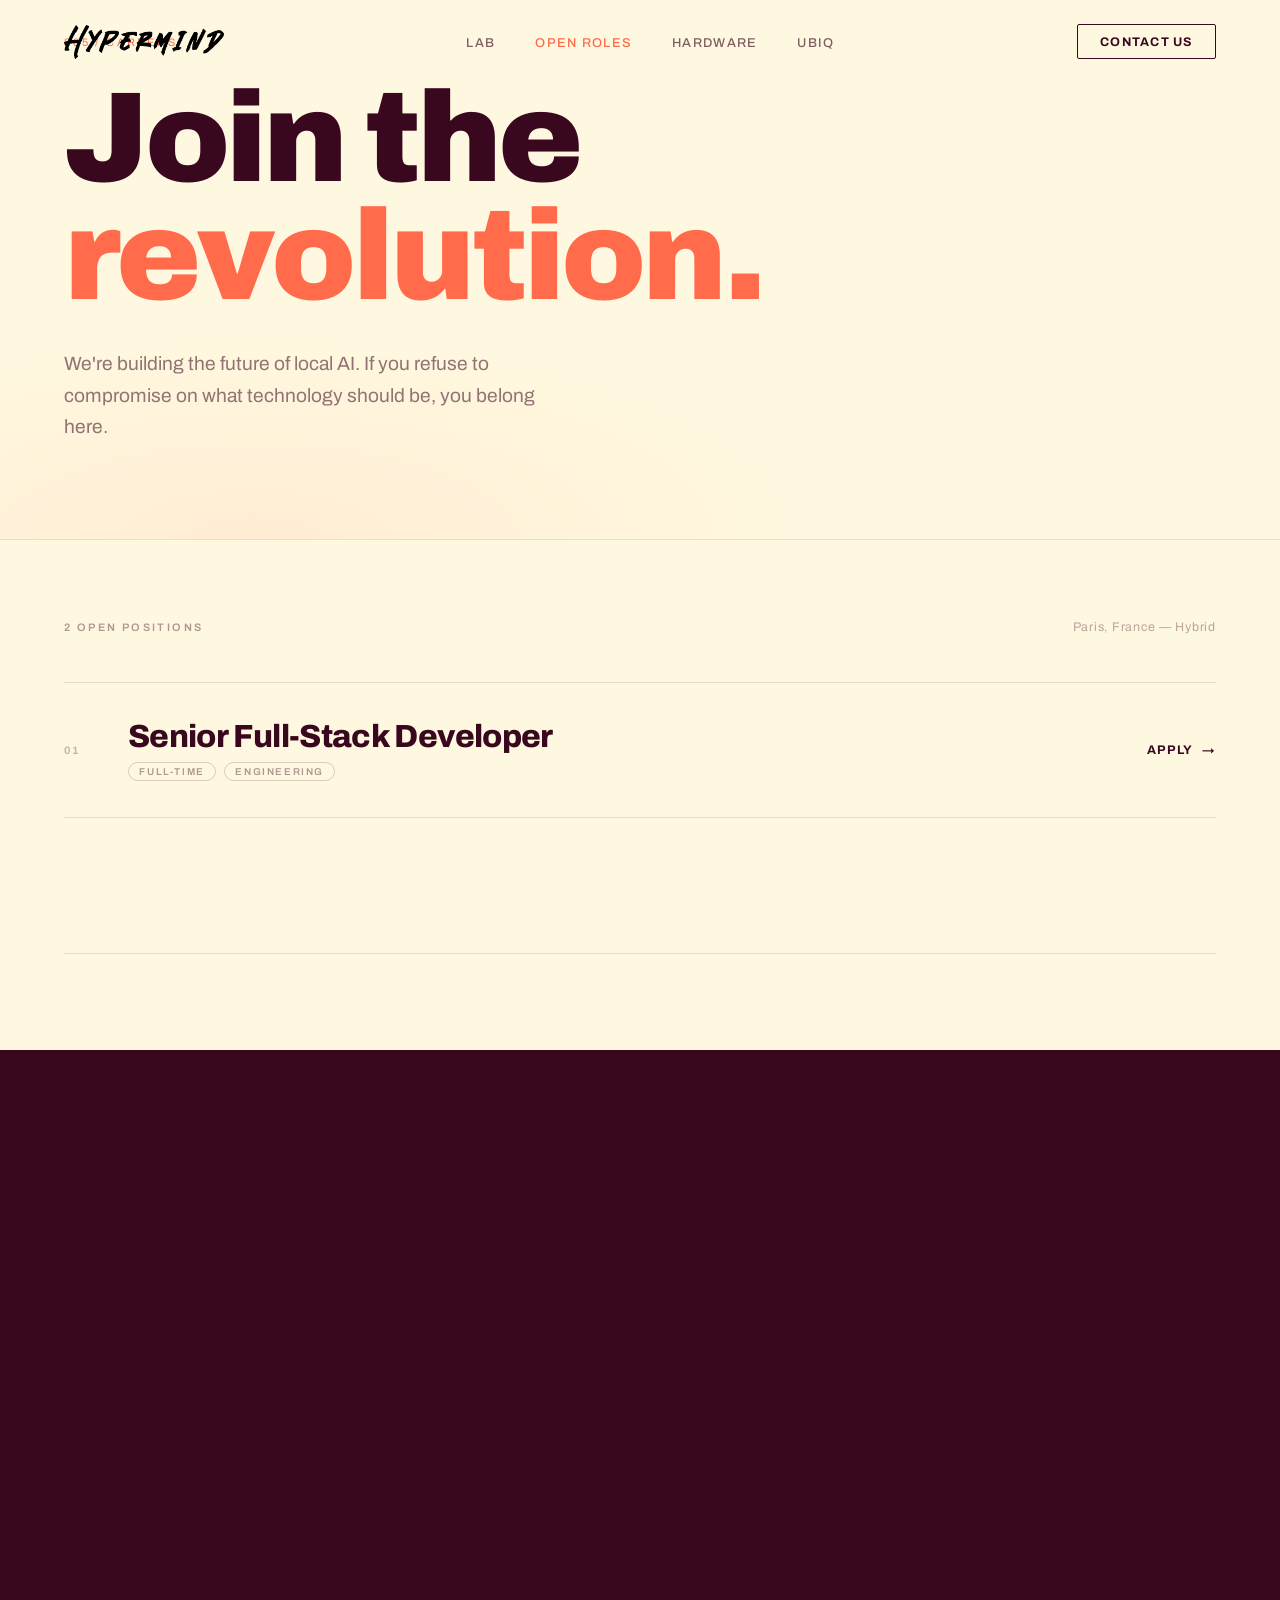
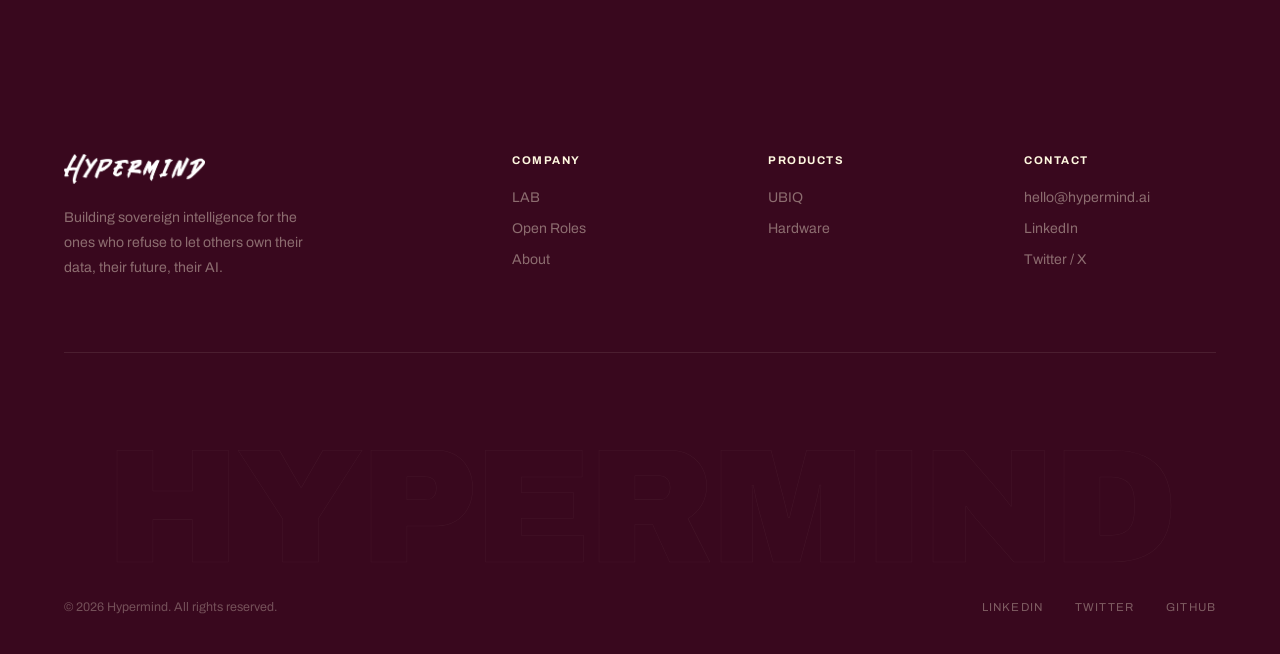
<file: open-roles.html>
<!DOCTYPE html>
<html lang="en">
<head>
  <meta charset="UTF-8" />
  <meta name="viewport" content="width=device-width, initial-scale=1.0" />
  <title>Open Roles — Hypermind</title>
  <link rel="preconnect" href="https://fonts.googleapis.com" />
  <link rel="preconnect" href="https://fonts.gstatic.com" crossorigin />
  <link href="https://fonts.googleapis.com/css2?family=Archivo:ital,wdth,wght@0,75..125,100..900;1,75..125,100..900&display=swap" rel="stylesheet" />
  <link rel="stylesheet" href="css/style.css" />
  <link rel="stylesheet" href="css/open-roles.css" />
</head>
<body>

<!-- ══════════════════════════════════════════════════
     NAVBAR
══════════════════════════════════════════════════ -->
<nav id="nav">
  <a href="index.html" class="nav-logo">
    <img src="assets/Hypermind2.png" alt="Hypermind" />
  </a>
  <ul class="nav-links">
    <li><a href="index.html#lab">LAB</a></li>
    <li><a href="open-roles.html" class="active">Open Roles</a></li>
    <li><a href="hardware.html">Hardware</a></li>
    <li><a href="ubiq.html">UBIQ</a></li>
  </ul>
  <button class="btn-nav" onclick="openModal()">Contact Us</button>
</nav>


<!-- ══════════════════════════════════════════════════
     HERO
══════════════════════════════════════════════════ -->
<section id="roles-hero">
  <div class="roles-hero-inner">
    <span class="roles-label r">005 / Careers</span>
    <h1 class="roles-title r d1">Join the<br><em>revolution.</em></h1>
    <p class="roles-sub r d2">
      We're building the future of local AI. If you refuse to compromise
      on what technology should be, you belong here.
    </p>
  </div>
</section>


<!-- ══════════════════════════════════════════════════
     OPEN ROLES LIST
══════════════════════════════════════════════════ -->
<section id="roles-list">
  <div class="roles-inner">

    <div class="roles-meta r">
      <p class="roles-count">2 open positions</p>
      <p class="roles-location">Paris, France — Hybrid</p>
    </div>

    <div class="roles-divider"></div>

    <!-- Role row -->
    <a href="#" class="role-row r">
      <div class="role-info">
        <span class="role-number">01</span>
        <div>
          <h2 class="role-title">Senior Full-Stack Developer</h2>
          <p class="role-tags">
            <span class="role-tag">Full-Time</span>
            <span class="role-tag">Engineering</span>
          </p>
        </div>
      </div>
      <span class="role-cta">Apply <span class="role-arrow">→</span></span>
    </a>

    <div class="roles-divider"></div>

    <!-- Role row -->
    <a href="#" class="role-row r d1">
      <div class="role-info">
        <span class="role-number">02</span>
        <div>
          <h2 class="role-title">AI Research Scientist Intern</h2>
          <p class="role-tags">
            <span class="role-tag">Internship</span>
            <span class="role-tag">Research</span>
          </p>
        </div>
      </div>
      <span class="role-cta">Apply <span class="role-arrow">→</span></span>
    </a>

    <div class="roles-divider"></div>

  </div>
</section>


<!-- ══════════════════════════════════════════════════
     BOTTOM CTA
══════════════════════════════════════════════════ -->
<section id="roles-cta">
  <div class="roles-cta-inner r">
    <p class="roles-cta-label">Don't see your role?</p>
    <h2 class="roles-cta-title">We always want to<br>meet exceptional people.</h2>
    <button class="btn-primary" onclick="openModal()">Get in Touch</button>
  </div>
</section>


<!-- ══════════════════════════════════════════════════
     FOOTER
══════════════════════════════════════════════════ -->
<footer>
  <div class="footer-inner">
    <div class="footer-grid">
      <div class="footer-brand">
        <img src="assets/logo.png" class="footer-brand-logo" alt="Hypermind" />
        <p>Building sovereign intelligence for the ones who refuse to let others own their data, their future, their AI.</p>
      </div>
      <div class="footer-col">
        <h5>Company</h5>
        <ul>
          <li><a href="index.html#lab">LAB</a></li>
          <li><a href="open-roles.html">Open Roles</a></li>
          <li><a href="index.html">About</a></li>
        </ul>
      </div>
      <div class="footer-col">
        <h5>Products</h5>
        <ul>
          <li><a href="ubiq.html">UBIQ</a></li>
          <li><a href="hardware.html">Hardware</a></li>
        </ul>
      </div>
      <div class="footer-col">
        <h5>Contact</h5>
        <ul>
          <li><a href="mailto:hello@hypermind.ai">hello@hypermind.ai</a></li>
          <li><a href="#">LinkedIn</a></li>
          <li><a href="#">Twitter / X</a></li>
        </ul>
      </div>
    </div>

    <div class="footer-big">
      <svg id="footer-svg" viewBox="0 0 1000 160" xmlns="http://www.w3.org/2000/svg"
           onmouseenter="fhOn(true)" onmouseleave="fhOn(false)" onmousemove="fhMove(event)">
        <defs>
          <radialGradient id="fhReveal" gradientUnits="userSpaceOnUse" r="240" cx="500" cy="80">
            <stop offset="0%"   stop-color="white"/>
            <stop offset="100%" stop-color="black"/>
          </radialGradient>
          <mask id="fhMask">
            <rect x="0" y="0" width="100%" height="100%" fill="url(#fhReveal)"/>
          </mask>
          <linearGradient id="fhGrad" x1="0%" y1="0%" x2="100%" y2="0%">
            <stop offset="0%"   stop-color="#FF6B4B"/>
            <stop offset="50%"  stop-color="#FFA886"/>
            <stop offset="100%" stop-color="#FF6B4B"/>
          </linearGradient>
        </defs>
        <text x="50%" y="75%" text-anchor="middle" dominant-baseline="middle"
              font-size="145" font-weight="900" font-family="Archivo,sans-serif"
              fill="none" stroke="rgba(255,248,224,.055)" stroke-width="0.5" letter-spacing="-3">HYPERMIND</text>
        <text id="fh-hover" x="50%" y="75%" text-anchor="middle" dominant-baseline="middle"
              font-size="145" font-weight="900" font-family="Archivo,sans-serif"
              fill="none" stroke="url(#fhGrad)" stroke-width="0.5"
              mask="url(#fhMask)" opacity="0" letter-spacing="-3"
              style="transition: opacity .3s">HYPERMIND</text>
      </svg>
    </div>

    <div class="footer-bottom">
      <p class="footer-copy">&copy; 2026 Hypermind. All rights reserved.</p>
      <div class="footer-social">
        <a href="#">LinkedIn</a>
        <a href="#">Twitter</a>
        <a href="#">GitHub</a>
      </div>
    </div>
  </div>
</footer>


<!-- ══════════════════════════════════════════════════
     CONTACT MODAL
══════════════════════════════════════════════════ -->
<div class="modal-bg" id="modal-bg" onclick="closeModalOut(event)">
  <div class="modal">
    <button class="modal-x" onclick="closeModal()">×</button>
    <h2>Let's Talk.</h2>
    <p>Tell us about your project and we'll get back to you shortly.</p>
    <form onsubmit="sendForm(event)">
      <div class="form-row">
        <label>Your Name</label>
        <input type="text" placeholder="Jane Doe" required />
      </div>
      <div class="form-row">
        <label>Email</label>
        <input type="email" placeholder="you@company.com" required />
      </div>
      <div class="form-row">
        <label>Message</label>
        <textarea placeholder="What are you working on?" required></textarea>
      </div>
      <button type="submit" class="btn-primary" style="width:100%;margin-top:.5rem;">
        Send Message
      </button>
    </form>
  </div>
</div>

<script src="js/main.js"></script>
</body>
</html>
</file>
<file: css/style.css>
/* ═══════════════════════════════════════════════════════════
   HYPERMIND — Shared Stylesheet
   Used by: index.html, ubiq.html
   ─────────────────────────────────────────────────────────
   To change brand colours, edit the :root variables below.
═══════════════════════════════════════════════════════════ */

/* ─── Brand Variables ───────────────────────────────────── */
:root {
  --dark:  #39081E;
  --cream: #FFF8E0;
  --peach: #FFA886;
  --coral: #FF6B4B;
  --font:  'Archivo', sans-serif;
}

/* ─── Reset ─────────────────────────────────────────────── */
*, *::before, *::after { margin: 0; padding: 0; box-sizing: border-box; }
html  { scroll-behavior: smooth; }
body  { font-family: var(--font); background: var(--cream); color: var(--dark); overflow-x: hidden; cursor: default; }
img   { display: block; max-width: 100%; }
a     { text-decoration: none; }
button { cursor: pointer; }

/* ─── Scroll-Reveal Utility Classes ────────────────────── */
/* Add .r .r-l .r-r .r-sc to any element to animate it in on scroll.
   JavaScript in main.js adds the .on class via IntersectionObserver.
   Use .d1–.d5 to stagger siblings. */
.r    { opacity: 0; transform: translateY(44px);  transition: opacity .85s ease, transform .85s ease; }
.r-l  { opacity: 0; transform: translateX(-44px); transition: opacity .85s ease, transform .85s ease; }
.r-r  { opacity: 0; transform: translateX(44px);  transition: opacity .85s ease, transform .85s ease; }
.r-sc { opacity: 0; transform: scale(.93);        transition: opacity .9s ease,  transform .9s ease; }
.r.on, .r-l.on, .r-r.on, .r-sc.on { opacity: 1; transform: none; }
.d1 { transition-delay: .10s; }
.d2 { transition-delay: .20s; }
.d3 { transition-delay: .32s; }
.d4 { transition-delay: .44s; }
.d5 { transition-delay: .56s; }

/* ─── Shared Keyframes ──────────────────────────────────── */
@keyframes fadeUp {
  to { opacity: 1; transform: translateY(0); }
}
@keyframes chevronBounce {
  0%,100% { transform: rotate(45deg) translateY(0); }
  50%      { transform: rotate(45deg) translateY(6px); }
}
@keyframes marquee {
  from { transform: translateX(0); }
  to   { transform: translateX(-50%); }
}

/* ─── Buttons ───────────────────────────────────────────── */
/* Primary button — dark outline at rest, coral fill on hover */
.btn-primary {
  display: inline-flex; align-items: center; justify-content: center;
  background: transparent; color: var(--dark);
  border: 1.5px solid var(--dark);
  padding: .9rem 2.4rem; font-family: var(--font); font-size: .85rem;
  font-weight: 700; letter-spacing: .1em; text-transform: uppercase;
  border-radius: 2px; transition: background .25s, color .25s, border-color .25s, transform .25s, box-shadow .25s;
}
.btn-primary:hover {
  background: var(--coral); color: var(--cream); border-color: var(--coral);
  transform: translateY(-2px); box-shadow: 0 8px 28px rgba(255,107,75,.35);
}

/* Ghost outline */
.btn-outline {
  display: inline-flex; align-items: center; justify-content: center;
  background: transparent; color: var(--dark);
  border: 1.5px solid var(--dark);
  padding: .9rem 2.4rem; font-family: var(--font); font-size: .85rem;
  font-weight: 700; letter-spacing: .1em; text-transform: uppercase;
  border-radius: 2px; transition: background .25s, color .25s, border-color .25s;
}
.btn-outline:hover { background: var(--coral); color: var(--cream); border-color: var(--coral); }

/* Nav CTA button */
.btn-nav {
  background: transparent; color: var(--dark);
  border: 1.5px solid var(--dark);
  padding: .6rem 1.4rem; font-family: var(--font); font-size: .78rem;
  font-weight: 700; letter-spacing: .1em; text-transform: uppercase;
  border-radius: 2px; transition: background .2s, color .2s, border-color .2s, transform .2s;
}
.btn-nav:hover { background: var(--coral); color: var(--cream); border-color: var(--coral); transform: translateY(-1px); }

/* ─── Scroll Chevron (shared arrow used in both heroes) ── */
.scroll-hint {
  position: absolute; z-index: 2;
  display: flex; flex-direction: column; align-items: center; gap: .6rem;
  cursor: pointer;
  opacity: 0; animation: fadeUp .7s ease forwards 1.3s;
}
.scroll-hint span {
  font-size: .62rem; letter-spacing: .22em; text-transform: uppercase;
  color: rgba(57,8,30,.38);
}
.scroll-chevron {
  width: 18px; height: 18px;
  border-right: 1.5px solid rgba(57,8,30,.32);
  border-bottom: 1.5px solid rgba(57,8,30,.32);
  transform: rotate(45deg);
  animation: chevronBounce 1.6s ease infinite;
}

/* ═══════════════════════════════════════════════════════════
   NAVBAR
═══════════════════════════════════════════════════════════ */
#nav {
  position: fixed; top: 0; left: 0; right: 0; z-index: 900;
  display: flex; align-items: center; justify-content: space-between;
  padding: 1.5rem 4rem;
  transition: background .4s, backdrop-filter .4s;
}
#nav.scrolled {
  background: rgba(57,8,30,.88);
  backdrop-filter: blur(14px);
  -webkit-backdrop-filter: blur(14px);
}
.nav-logo img { height: 34px; filter: brightness(0) invert(1); }
.nav-links { display: flex; align-items: center; gap: 2.5rem; list-style: none; }
.nav-links a {
  color: rgba(57,8,30,.65); font-size: .8rem; font-weight: 500;
  letter-spacing: .1em; text-transform: uppercase; transition: color .2s;
}
.nav-links a:hover  { color: var(--dark); }
.nav-links a.active { color: var(--coral); }

/* ═══════════════════════════════════════════════════════════
   FOOTER
═══════════════════════════════════════════════════════════ */
footer {
  background: var(--dark);
  position: relative; overflow: hidden;
  padding: 7rem 4rem 0;
}
.footer-inner { max-width: 1200px; margin: 0 auto; }
.footer-grid {
  display: grid; grid-template-columns: 2fr 1fr 1fr 1fr;
  gap: 4rem; padding-bottom: 4.5rem;
  border-bottom: 1px solid rgba(255,248,224,.09);
}
.footer-brand-logo { height: 30px; filter: brightness(0) invert(1); margin-bottom: 1.4rem; }
.footer-brand p    { font-size: .88rem; line-height: 1.75; color: rgba(255,248,224,.42); max-width: 260px; }
.footer-col h5 {
  font-size: .7rem; letter-spacing: .14em; text-transform: uppercase;
  color: var(--cream); font-weight: 700; margin-bottom: 1.4rem;
}
.footer-col ul { list-style: none; display: flex; flex-direction: column; gap: .85rem; }
.footer-col a  { color: rgba(255,248,224,.42); font-size: .88rem; transition: color .2s; }
.footer-col a:hover { color: var(--peach); }
.footer-bottom {
  padding: 2.25rem 0 2.5rem;
  display: flex; justify-content: space-between; align-items: center;
}
.footer-copy   { font-size: .78rem; color: rgba(255,248,224,.3); }
.footer-social { display: flex; gap: 2rem; }
.footer-social a {
  font-size: .72rem; letter-spacing: .1em; text-transform: uppercase;
  color: rgba(255,248,224,.35); transition: color .2s;
}
.footer-social a:hover { color: var(--peach); }
/* Big HYPERMIND hover SVG at bottom of footer */
.footer-big { margin-top: 2rem; height: clamp(6rem, 14vw, 12rem); }
.footer-big svg { width: 100%; height: 100%; overflow: visible; }

/* ═══════════════════════════════════════════════════════════
   CONTACT MODAL
═══════════════════════════════════════════════════════════ */
.modal-bg {
  position: fixed; inset: 0; z-index: 999;
  background: rgba(57,8,30,.92);
  backdrop-filter: blur(10px); -webkit-backdrop-filter: blur(10px);
  display: flex; align-items: center; justify-content: center;
  opacity: 0; pointer-events: none; transition: opacity .3s;
}
.modal-bg.open { opacity: 1; pointer-events: all; }
.modal {
  background: #2c061a;
  border: 1px solid rgba(255,248,224,.1);
  padding: 3.5rem; max-width: 520px; width: 90%; position: relative;
  transform: translateY(24px); transition: transform .3s;
}
.modal-bg.open .modal { transform: translateY(0); }
.modal-x {
  position: absolute; top: 1.25rem; right: 1.4rem;
  background: none; border: none; color: rgba(255,248,224,.5);
  font-size: 1.6rem; line-height: 1; transition: color .2s;
}
.modal-x:hover { color: var(--cream); }
.modal h2       { font-size: 2.2rem; font-weight: 900; letter-spacing: -.025em; margin-bottom: .4rem; }
.modal > p      { font-size: .88rem; color: rgba(255,248,224,.45); margin-bottom: 2rem; line-height: 1.6; }
.form-row       { margin-bottom: 1.1rem; }
.form-row label {
  display: block; font-size: .68rem; letter-spacing: .14em;
  text-transform: uppercase; color: rgba(255,248,224,.45); margin-bottom: .45rem;
}
.form-row input,
.form-row textarea {
  width: 100%; background: rgba(255,248,224,.04);
  border: 1px solid rgba(255,248,224,.13); color: var(--cream);
  padding: .8rem 1rem; font-family: var(--font); font-size: .9rem;
  border-radius: 2px; outline: none; transition: border-color .2s;
}
.form-row input:focus,
.form-row textarea:focus { border-color: var(--coral); }
.form-row textarea { resize: vertical; min-height: 90px; }

/* ═══════════════════════════════════════════════════════════
   SHARED RESPONSIVE — Navbar + Footer collapse
═══════════════════════════════════════════════════════════ */
@media (max-width: 900px) {
  #nav         { padding: 1.2rem 1.6rem; }
  .nav-links   { display: none; }
  footer       { padding: 5rem 1.5rem 0; }
  .footer-grid { grid-template-columns: 1fr 1fr; gap: 2.5rem; }
}
@media (max-width: 560px) {
  .footer-grid   { grid-template-columns: 1fr; }
  .footer-bottom { flex-direction: column; gap: 1rem; text-align: center; }
}
</file>
<file: css/home.css>
/* ═══════════════════════════════════════════════════════════
   HYPERMIND — Home Page Styles  (index.html only)
═══════════════════════════════════════════════════════════ */

/* ─── HERO ──────────────────────────────────────────────── */
#hero {
  min-height: 100svh;
  background: var(--cream);
  display: flex; flex-direction: column;
  align-items: center; justify-content: center;
  text-align: center;
  padding: 10rem 2rem 6rem;
  position: relative; overflow: hidden;
}
/* Radial coral glow */
#hero::before {
  content: '';
  position: absolute; inset: 0;
  background: radial-gradient(ellipse 80% 70% at 50% 50%, rgba(255,107,75,.13) 0%, transparent 70%);
  pointer-events: none;
}
/* Grain texture */
#hero::after {
  content: '';
  position: absolute; inset: 0;
  background-image: url("data:image/svg+xml,%3Csvg xmlns='http://www.w3.org/2000/svg' width='300' height='300'%3E%3Cfilter id='n'%3E%3CfeTurbulence type='fractalNoise' baseFrequency='.75' numOctaves='4' stitchTiles='stitch'/%3E%3C/filter%3E%3Crect width='100%25' height='100%25' filter='url(%23n)' opacity='.035'/%3E%3C/svg%3E");
  pointer-events: none; opacity: .5;
}

.hero-label {
  font-size: .7rem; letter-spacing: .28em; text-transform: uppercase;
  color: var(--coral); margin-bottom: 2.5rem;
  opacity: 0; transform: translateY(18px);
  animation: fadeUp .7s ease forwards .3s;
}
.hero-title {
  font-size: clamp(3.8rem, 10vw, 9.5rem);
  font-weight: 900; line-height: .93; letter-spacing: -.03em;
  color: var(--dark); margin-bottom: 1.75rem;
  opacity: 0; transform: translateY(28px);
  animation: fadeUp .85s ease forwards .5s;
}
.hero-title em { color: var(--coral); font-style: normal; }
.hero-sub {
  font-size: clamp(.95rem, 1.8vw, 1.2rem); font-weight: 400;
  color: rgba(57,8,30,.6); line-height: 1.65;
  max-width: 500px; margin-bottom: 3rem;
  opacity: 0; transform: translateY(22px);
  animation: fadeUp .85s ease forwards .7s;
}
.hero-btns {
  display: flex; gap: 1rem; flex-wrap: wrap; justify-content: center;
  opacity: 0; animation: fadeUp .85s ease forwards .9s;
}
/* Home page scroll hint is centered bottom */
.scroll-hint {
  bottom: 2.5rem; left: 50%; transform: translateX(-50%);
}

/* ─── Logo: black on cream hero, white once nav scrolled ── */
#nav .nav-logo img          { filter: none; }
#nav.scrolled .nav-logo img { filter: brightness(0) invert(1); }

/* ─── Button overrides for dark sections ────────────────── */
#ubiq .btn-primary,
#hardware .btn-primary {
  color: var(--cream); border-color: rgba(255,248,224,.5);
}
#ubiq .btn-primary:hover,
#hardware .btn-primary:hover {
  background: var(--coral); border-color: var(--coral); color: var(--cream);
}

/* ─── PRODUCT: UBIQ ─────────────────────────────────────── */
#ubiq {
  min-height: 100svh;
  background: #28051A;
  display: flex; align-items: center;
  position: relative; overflow: hidden;
  padding: 7rem 4rem;
}
#ubiq::before {
  content: '';
  position: absolute; top: -20%; right: -15%;
  width: 600px; height: 600px; border-radius: 50%;
  background: radial-gradient(circle, rgba(255,107,75,.08) 0%, transparent 70%);
  pointer-events: none;
}
.ubiq-inner {
  max-width: 1200px; width: 100%; margin: 0 auto;
  display: grid; grid-template-columns: 1fr 1fr;
  gap: 6rem; align-items: center;
}
.ubiq-visual { display: flex; align-items: center; justify-content: center; }
.ubiq-visual img {
  width: min(420px, 100%);
  filter: drop-shadow(0 0 80px rgba(255,107,75,.3));
  transition: transform .6s ease;
}
.ubiq-visual img:hover { transform: translateY(-10px) scale(1.02); }
.prod-label {
  font-size: .68rem; letter-spacing: .26em; text-transform: uppercase;
  color: var(--coral); margin-bottom: 1.25rem; display: block;
}
.prod-title {
  font-size: clamp(4rem, 9vw, 8.5rem);
  font-weight: 900; line-height: .92; letter-spacing: -.03em;
  color: var(--cream); margin-bottom: 1.5rem;
}
.prod-caption {
  font-size: 1.05rem; line-height: 1.7;
  color: rgba(255,248,224,.55); max-width: 420px;
  margin-bottom: 2.25rem;
}

/* ─── PRODUCT: HARDWARE ─────────────────────────────────── */
#hardware {
  min-height: 100svh;
  background: #0D0407;
  display: flex; align-items: center; justify-content: center;
  position: relative; overflow: hidden;
}
.hw-bg {
  position: absolute; inset: 0;
  background-image: url('../assets/hardware.webp');
  background-size: cover; background-position: center;
  opacity: .55; transition: opacity 1s;
}
#hardware:hover .hw-bg { opacity: .65; }
.hw-overlay {
  position: absolute; inset: 0;
  background: linear-gradient(
    to bottom,
    rgba(13,4,7,.55) 0%,
    rgba(13,4,7,.2)  40%,
    rgba(13,4,7,.4)  70%,
    rgba(13,4,7,.85) 100%
  );
}
.hw-inner {
  position: relative; z-index: 2;
  max-width: 1200px; width: 100%; margin: 0 auto;
  display: grid; grid-template-columns: 1fr 1fr;
  gap: 6rem; align-items: center;
  padding: 7rem 4rem;
}
.hw-visual { /* empty left column — background image shows through */ }
.hw-content { /* right column — text */ }
.hw-label {
  font-size: .68rem; letter-spacing: .26em; text-transform: uppercase;
  color: var(--coral); margin-bottom: 1.25rem; display: block;
}
.hw-title {
  font-size: clamp(4rem, 9vw, 8.5rem);
  font-weight: 900; line-height: .92; letter-spacing: -.03em;
  color: var(--cream); margin-bottom: 1.5rem;
}
.hw-caption {
  font-size: 1.05rem; line-height: 1.7;
  color: rgba(255,248,224,.55); max-width: 420px;
  margin-bottom: 2.25rem;
}

/* ─── MISSION ───────────────────────────────────────────── */
#mission {
  background: var(--cream);
  padding: 11rem 4rem;
  position: relative; overflow: hidden;
}
.mission-inner { max-width: 860px; margin: 0 auto; }
.mission-label {
  display: block; font-size: .68rem; letter-spacing: .26em;
  text-transform: uppercase; color: var(--coral);
  margin-bottom: 3.5rem;
}
.mission-body {
  font-size: clamp(1.2rem, 2.4vw, 1.65rem);
  line-height: 1.65; color: rgba(57,8,30,.5); font-weight: 400;
}
/* The big inline statement */
.mission-body .big {
  font-size: clamp(2rem, 5vw, 3.6rem);
  font-weight: 900; color: var(--dark);
  line-height: 1.05; letter-spacing: -.025em;
  display: inline;
}

/* ─── PARTNERSHIPS ──────────────────────────────────────── */
#partnerships {
  background: var(--dark);
  padding: 9rem 4rem;
}
.section-top { max-width: 1200px; margin: 0 auto 4rem; }
.section-tag {
  font-size: .68rem; letter-spacing: .26em; text-transform: uppercase;
  color: var(--coral); display: block; margin-bottom: 1rem;
}
.section-heading {
  font-size: clamp(2.2rem, 5vw, 3.8rem);
  font-weight: 900; line-height: 1.0; letter-spacing: -.025em;
  color: var(--cream);
}
.partners-grid {
  max-width: 1200px; margin: 0 auto;
  display: grid; grid-template-columns: repeat(auto-fill, minmax(340px, 1fr));
  gap: 1.5px;
  border: 1px solid rgba(255,248,224,.08);
  background: rgba(255,248,224,.08);
}
.partner-card {
  background: var(--dark); padding: 2.75rem;
  display: flex; flex-direction: column; gap: 1.75rem;
  transition: background .3s;
}
.partner-card:hover { background: rgba(255,107,75,.05); }
.card-layout        { display: flex; gap: 1.75rem; align-items: flex-start; }
.card-rotated {
  writing-mode: vertical-rl; transform: rotate(180deg);
  font-size: .6rem; letter-spacing: .2em; text-transform: uppercase;
  color: var(--coral); white-space: nowrap; flex-shrink: 0;
  padding-top: .5rem;
}
.card-photo {
  width: 76px; height: 76px; border-radius: 2px;
  object-fit: cover; flex-shrink: 0; filter: grayscale(20%);
}
.card-photo-empty {
  width: 76px; height: 76px; border-radius: 2px;
  background: rgba(255,168,134,.12); flex-shrink: 0;
  display: flex; align-items: center; justify-content: center;
  font-size: 1.6rem; color: rgba(255,168,134,.5);
}
.card-body    { flex: 1; }
.quote-icon   { font-size: 2.2rem; line-height: 1; color: var(--coral); display: block; margin-bottom: .4rem; }
.card-quote   { font-size: .97rem; line-height: 1.65; color: rgba(255,248,224,.7); }
.card-role    { font-size: .7rem; text-transform: uppercase; letter-spacing: .12em; color: var(--peach); font-weight: 700; margin-top: .6rem; }
.card-link    { font-size: .78rem; color: var(--coral); letter-spacing: .05em; display: inline-flex; align-items: center; gap: .4rem; margin-top: 1.1rem; transition: gap .2s; }
.card-link:hover { gap: .65rem; }

/* ─── SPONSORS MARQUEE ──────────────────────────────────── */
#sponsors {
  background: var(--cream);
  padding: 5.5rem 0; overflow: hidden;
}
.sponsors-tag {
  text-align: center; font-size: .68rem; letter-spacing: .26em;
  text-transform: uppercase; color: rgba(57,8,30,.4);
  margin-bottom: 3.5rem;
}
.marquee-track {
  display: flex; gap: 5.5rem; align-items: center;
  animation: marquee 22s linear infinite;
  width: max-content;
  will-change: transform;
}
.marquee-track:hover { animation-play-state: paused; }
.sponsor-img {
  height: 36px; object-fit: contain;
  filter: grayscale(100%); opacity: .45;
  transition: filter .3s, opacity .3s; flex-shrink: 0;
}
.sponsor-img:hover { filter: grayscale(0%); opacity: 1; }

/* ─── Responsive (home-specific) ───────────────────────── */
@media (max-width: 900px) {
  .ubiq-inner  { grid-template-columns: 1fr; gap: 3rem; padding: 4rem 1.5rem; }
  #ubiq        { padding: 6rem 1.5rem; }
  #mission     { padding: 7rem 1.5rem; }
  #partnerships { padding: 6rem 1.5rem; }
  .hw-inner    { grid-template-columns: 1fr; gap: 3rem; padding: 4rem 1.5rem; }
  .hw-visual   { display: none; }
  #hardware    { padding: 6rem 0; }
}
@media (max-width: 560px) {
  .hero-btns       { flex-direction: column; align-items: center; }
  .partners-grid   { grid-template-columns: 1fr; }
}
</file>
<file: css/hardware.css>
/* ═══════════════════════════════════════════════════════════
   HYPERMIND — Hardware Page Styles  (hardware.html only)
═══════════════════════════════════════════════════════════ */

/* ─── HERO ──────────────────────────────────────────────── */
#hero {
  position: relative;
  min-height: 100svh;
  background: #05010A; /* near-black with a tiny violet cast */
  display: flex;
  align-items: center;
  justify-content: center;
  overflow: hidden;
}

/* Soft ambient glow — coral bottom-left, muted violet top-right */
.hero-ambient {
  position: absolute; inset: 0;
  background:
    radial-gradient(ellipse 70% 60% at 15% 85%, rgba(255,107,75,.09) 0%, transparent 65%),
    radial-gradient(ellipse 60% 50% at 80% 10%, rgba(120,40,80,.12) 0%, transparent 60%);
  pointer-events: none;
}

/* Bottom fade to workstation section */
.hero-fade-bottom {
  position: absolute; bottom: 0; left: 0; right: 0; height: 18vh;
  background: linear-gradient(to bottom, transparent, #05010A);
  pointer-events: none; z-index: 5;
}

/* ── Floating pill shapes ── */
.shapes-wrap {
  position: absolute; inset: 0; overflow: hidden; pointer-events: none;
}
.shape {
  position: absolute; border-radius: 9999px;
  border: 1.5px solid rgba(255,248,224,.1);
  background: linear-gradient(135deg, rgba(255,248,224,.05) 0%, transparent 70%);
  backdrop-filter: blur(2px);
  box-shadow: 0 8px 32px rgba(255,255,255,.04);
  opacity: 0;
  animation: shapeIn 1.2s cubic-bezier(0.23,0.86,0.39,0.96) forwards,
             shapeBob var(--bob-dur, 12s) ease-in-out var(--bob-delay, 0s) infinite;
}
/* coral tint on two shapes */
.shape-1 {
  width: 580px; height: 135px;
  top: 20%; left: -8%;
  transform: rotate(12deg) translateY(-120px);
  background: linear-gradient(135deg, rgba(255,107,75,.1) 0%, transparent 70%);
  --bob-dur: 12s; --bob-delay: 0s;
  animation-delay: .15s, 1.35s;
}
.shape-2 {
  width: 480px; height: 115px;
  top: 74%; right: -4%;
  transform: rotate(-15deg) translateY(-120px);
  background: linear-gradient(135deg, rgba(180,50,80,.1) 0%, transparent 70%);
  --bob-dur: 11s; --bob-delay: .8s;
  animation-delay: .25s, 1.45s;
}
.shape-3 {
  width: 290px; height: 75px;
  bottom: 9%; left: 8%;
  transform: rotate(-8deg) translateY(-120px);
  background: linear-gradient(135deg, rgba(255,168,134,.08) 0%, transparent 70%);
  --bob-dur: 14s; --bob-delay: 1.2s;
  animation-delay: .2s, 1.4s;
}
.shape-4 {
  width: 190px; height: 55px;
  top: 14%; right: 20%;
  transform: rotate(20deg) translateY(-120px);
  background: linear-gradient(135deg, rgba(255,107,75,.07) 0%, transparent 70%);
  --bob-dur: 10s; --bob-delay: 0.4s;
  animation-delay: .3s, 1.5s;
}
.shape-5 {
  width: 145px; height: 40px;
  top: 8%; left: 26%;
  transform: rotate(-25deg) translateY(-120px);
  --bob-dur: 16s; --bob-delay: 1.5s;
  animation-delay: .35s, 1.55s;
}
@keyframes shapeIn {
  0%   { opacity: 0; }
  30%  { opacity: 1; }
  100% { opacity: 1; transform: rotate(var(--r,0deg)) translateY(0); }
}
/* Override transform-origin so rotation is kept */
.shape-1 { --r: 12deg; }
.shape-2 { --r: -15deg; }
.shape-3 { --r: -8deg; }
.shape-4 { --r: 20deg; }
.shape-5 { --r: -25deg; }
@keyframes shapeBob {
  0%,100% { translate: 0 0; }
  50%      { translate: 0 15px; }
}

/* ── Hero text ── */
.hero-inner {
  position: relative; z-index: 10;
  text-align: center; max-width: 700px;
  padding: 0 2rem;
}
.hero-badge {
  display: inline-flex; align-items: center; gap: .55rem;
  padding: .35rem 1rem;
  border: 1px solid rgba(255,248,224,.09);
  background: rgba(255,248,224,.03);
  border-radius: 9999px;
  font-size: .72rem; letter-spacing: .18em; text-transform: uppercase;
  color: rgba(255,248,224,.55);
  margin-bottom: 2.5rem;
}
.badge-dot {
  width: 6px; height: 6px; border-radius: 50%;
  background: var(--coral); flex-shrink: 0;
}
.hero-title {
  font-size: clamp(4.5rem, 12vw, 10rem);
  font-weight: 900; line-height: .9; letter-spacing: -.04em;
  color: var(--cream); margin-bottom: 1.75rem;
}
.hero-title em { color: var(--coral); font-style: normal; }
.hero-sub {
  font-size: clamp(.95rem, 1.8vw, 1.15rem);
  color: rgba(255,248,224,.42); line-height: 1.75;
  font-weight: 300; letter-spacing: .02em;
}

/* Hero scroll hint — centered bottom */
.scroll-hint {
  bottom: 3rem; left: 50%; transform: translateX(-50%);
  z-index: 10;
  animation-delay: 1.3s !important;
}

/* ═══════════════════════════════════════════════════════════
   WORKSTATION — STATIC BACKGROUND
═══════════════════════════════════════════════════════════ */
#workstation {
  min-height: 100svh;
  background: #05010A;
  display: flex; align-items: center; justify-content: flex-end;
  position: relative; overflow: hidden;
}
.ws-bg {
  position: absolute; inset: 0;
  background-image: url('../assets/hardware.webp');
  background-size: cover; background-position: center;
  opacity: .6;
}
.ws-overlay {
  position: absolute; inset: 0;
  background: linear-gradient(
    to right,
    rgba(5,1,10,.1)  0%,
    rgba(5,1,10,.15) 40%,
    rgba(5,1,10,.85) 100%
  );
}
.ws-inner {
  position: relative; z-index: 2;
  max-width: 1200px; width: 100%; margin: 0 auto;
  display: flex; justify-content: flex-end;
  padding: 7rem 4rem;
}
.ws-content {
  max-width: 480px;
}
.ws-content .hw-product-title { color: var(--cream); text-shadow: 0 2px 20px rgba(0,0,0,.4); }
.ws-content .hw-product-body  { color: rgba(255,248,224,.65); }
.ws-content .hw-bullets li    { color: rgba(255,248,224,.75); }
.ws-content .hw-bullets li::before { background: var(--coral); }
.ws-content .btn-outline-dark {
  color: var(--cream); border-color: rgba(255,248,224,.35);
}
.ws-content .btn-outline-dark:hover {
  background: rgba(255,248,224,.08); border-color: var(--cream);
}

/* ═══════════════════════════════════════════════════════════
   SHARED PRODUCT TYPOGRAPHY (workstation + servers)
═══════════════════════════════════════════════════════════ */
.section-tag {
  font-size: .68rem; letter-spacing: .26em; text-transform: uppercase;
  color: var(--coral); display: block; margin-bottom: 1.25rem;
}
.hw-product-title {
  font-size: clamp(2.2rem, 5vw, 3.8rem);
  font-weight: 900; line-height: .95; letter-spacing: -.025em;
  color: var(--dark); margin-bottom: 1.5rem;
  text-transform: uppercase; letter-spacing: .1em;
}
/* On dark backgrounds (servers section) */
.srv-content .hw-product-title { color: var(--cream); }
.srv-content .hw-product-body  { color: rgba(255,248,224,.55); }
.srv-content .hw-bullets li    { color: rgba(255,248,224,.7); }
.srv-content .hw-bullets li::before { background: var(--coral); }

.hw-product-body {
  font-size: 1rem; line-height: 1.75;
  color: rgba(57,8,30,.6);
  margin-bottom: 1.75rem;
}
.hw-bullets {
  list-style: none;
  display: flex; flex-direction: column; gap: .65rem;
  margin-bottom: 1.75rem;
}
.hw-bullets li {
  font-size: .95rem; font-weight: 600;
  color: rgba(57,8,30,.8);
  display: flex; align-items: center; gap: .75rem;
}
.hw-bullets li::before {
  content: '';
  width: 6px; height: 6px; border-radius: 50%;
  background: var(--dark); flex-shrink: 0;
}

/* Outline button for cream backgrounds */
.btn-outline-dark {
  display: inline-flex; align-items: center; justify-content: center;
  background: transparent; color: var(--dark);
  border: 1px solid rgba(57,8,30,.4);
  padding: .9rem 2.4rem; font-family: var(--font); font-size: .82rem;
  font-weight: 700; letter-spacing: .12em; text-transform: uppercase;
  border-radius: 2px; transition: background .25s, border-color .25s;
}
.btn-outline-dark:hover { background: rgba(57,8,30,.06); border-color: var(--dark); }

/* ═══════════════════════════════════════════════════════════
   PRIVATE AI SERVERS — STATIC BACKGROUND
═══════════════════════════════════════════════════════════ */
#servers {
  min-height: 100svh;
  background: #05010A;
  display: flex; align-items: center; justify-content: flex-start;
  position: relative; overflow: hidden;
}
.srv-bg {
  position: absolute; inset: 0;
  background-image: url('../assets/serverai.webp');
  background-size: cover; background-position: center;
  opacity: .6;
}
.srv-overlay {
  position: absolute; inset: 0;
  background: linear-gradient(
    to left,
    rgba(5,1,10,.1)  0%,
    rgba(5,1,10,.15) 40%,
    rgba(5,1,10,.85) 100%
  );
}
.srv-inner {
  position: relative; z-index: 2;
  max-width: 1200px; width: 100%; margin: 0 auto;
  display: flex; justify-content: flex-start;
  padding: 7rem 4rem;
}
.srv-content {
  max-width: 480px;
}
.srv-content .hw-product-title { color: var(--cream); text-shadow: 0 2px 20px rgba(0,0,0,.4); }
.srv-content .hw-product-body  { color: rgba(255,248,224,.65); }
.srv-content .hw-bullets li    { color: rgba(255,248,224,.75); }
.srv-content .hw-bullets li::before { background: var(--coral); }

/* ═══════════════════════════════════════════════════════════
   RESPONSIVE
═══════════════════════════════════════════════════════════ */
@media (max-width: 900px) {
  .ws-inner   { padding: 4rem 1.6rem; justify-content: center; }
  .ws-content { max-width: 100%; }
  .ws-overlay {
    background: linear-gradient(
      to bottom,
      rgba(5,1,10,.3)  0%,
      rgba(5,1,10,.85) 60%,
      rgba(5,1,10,.95) 100%
    );
  }
  .srv-inner   { padding: 4rem 1.6rem; justify-content: center; }
  .srv-content { max-width: 100%; }
  .srv-overlay {
    background: linear-gradient(
      to bottom,
      rgba(5,1,10,.3)  0%,
      rgba(5,1,10,.85) 60%,
      rgba(5,1,10,.95) 100%
    );
  }
}
@media (max-width: 560px) {
  .hero-title { letter-spacing: -.03em; }
}
</file>
<file: css/lab.css>
/* ═══════════════════════════════════════════════════════════
   HYPERMIND — Lab Page  (lab.html only)
═══════════════════════════════════════════════════════════ */

/* ─── Custom easing (Emil: built-ins are too weak) ──────── */
:root {
  --ease-out-strong: cubic-bezier(0.23, 1, 0.32, 1);
  --ease-in-out-strong: cubic-bezier(0.77, 0, 0.175, 1);
}

/* ─── Navbar: black logo on cream ───────────────────────── */
#nav .nav-logo img          { filter: none; }
#nav.scrolled .nav-logo img { filter: brightness(0) invert(1); }
.nav-links a                { color: rgba(57,8,30,.65); }
.nav-links a:hover          { color: var(--dark); }

/* ─── Hero fade-in (staggered via CSS var --i) ──────────── */
.lab-fade {
  opacity: 0;
  transform: translateY(28px);
  animation: labFadeUp 0.75s var(--ease-out-strong) forwards;
  animation-delay: calc(0.15s + var(--i, 0) * 0.1s);
}
@keyframes labFadeUp {
  to { opacity: 1; transform: translateY(0); }
}

/* ─── HERO ──────────────────────────────────────────────── */
#lab-hero {
  min-height: 100svh;
  background: var(--cream);
  display: flex; flex-direction: column;
  justify-content: space-between;
  padding: 12rem 4rem 4rem;
  position: relative;
  border-bottom: 1px solid rgba(57,8,30,.1);
}
.lab-hero-inner { max-width: 1200px; width: 100%; margin: 0 auto; }
.lab-hero-top {
  display: flex; justify-content: space-between; align-items: baseline;
  margin-bottom: 4rem;
}
.lab-label {
  font-size: .68rem; letter-spacing: .26em; text-transform: uppercase;
  color: var(--coral);
}
.lab-count {
  font-size: .68rem; letter-spacing: .18em; text-transform: uppercase;
  color: rgba(57,8,30,.35);
}
.lab-hero-title {
  font-size: clamp(3.8rem, 9vw, 8.5rem);
  font-weight: 900; line-height: .92; letter-spacing: -.03em;
  color: var(--dark); margin-bottom: 2.5rem;
}
.lab-hero-title em { color: var(--coral); font-style: normal; }
.lab-hero-sub {
  font-size: clamp(1rem, 1.6vw, 1.15rem);
  color: rgba(57,8,30,.5); line-height: 1.7; max-width: 420px;
}
.lab-hero-scroll {
  max-width: 1200px; width: 100%; margin: 0 auto;
  display: flex; align-items: center; gap: 1.25rem;
  padding-top: 3rem;
}
.lab-scroll-line {
  width: 32px; height: 1px;
  background: rgba(57,8,30,.3);
}
.lab-hero-scroll span {
  font-size: .62rem; letter-spacing: .22em; text-transform: uppercase;
  color: rgba(57,8,30,.35);
}

/* ─── Scroll-reveal classes ─────────────────────────────── */
.lab-reveal {
  opacity: 0;
  transform: translateY(40px);
  transition:
    opacity  0.7s var(--ease-out-strong),
    transform 0.7s var(--ease-out-strong);
  transition-delay: var(--delay, 0s);
}
.lab-reveal.on {
  opacity: 1;
  transform: translateY(0);
}

/* Clip-path reveal for the coral accent line */
.lab-accent-line {
  width: 48px; height: 2px;
  background: var(--coral);
  margin-bottom: 2rem;
  clip-path: inset(0 100% 0 0);
  transition: clip-path 0.65s var(--ease-out-strong);
  transition-delay: var(--delay, 0s);
}
.lab-line-reveal.on {
  clip-path: inset(0 0% 0 0);
}

/* ─── ENTRIES ────────────────────────────────────────────── */
.lab-entry {
  min-height: 85svh;
  display: flex; align-items: center;
  padding: 7rem 4rem;
  position: relative;
}
.lab-entry--dark  { background: var(--dark); }
.lab-entry--light { background: var(--cream); }

.lab-entry-inner {
  max-width: 1200px; width: 100%; margin: 0 auto;
}

/* Header row: type label + date */
.lab-entry-header {
  display: flex; justify-content: space-between; align-items: baseline;
  margin-bottom: 5rem;
  border-top: 1px solid rgba(255,248,224,.12);
  padding-top: 1.25rem;
}
.lab-entry--light .lab-entry-header {
  border-color: rgba(57,8,30,.12);
}
.lab-entry-type {
  font-size: .62rem; letter-spacing: .26em; text-transform: uppercase;
  color: var(--coral); font-weight: 700;
}
.lab-entry-date {
  font-size: .68rem; letter-spacing: .12em;
  color: rgba(255,248,224,.3);
}
.lab-entry--light .lab-entry-date {
  color: rgba(57,8,30,.3);
}

/* Body: large number left, content right */
.lab-entry-body {
  display: grid;
  grid-template-columns: 180px 1fr;
  gap: 4rem;
  align-items: start;
}
.lab-entry-number {
  font-size: clamp(5rem, 10vw, 9rem);
  font-weight: 900; line-height: 1;
  letter-spacing: -.04em;
  color: rgba(255,248,224,.06);
  user-select: none;
}
.lab-entry--light .lab-entry-number {
  color: rgba(57,8,30,.06);
}

.lab-entry-title {
  font-size: clamp(2rem, 4.5vw, 3.8rem);
  font-weight: 900; line-height: 1.0;
  letter-spacing: -.025em;
  color: var(--cream);
  margin-bottom: 1.75rem;
}
.lab-entry--light .lab-entry-title { color: var(--dark); }

.lab-entry-excerpt {
  font-size: clamp(.95rem, 1.4vw, 1.1rem);
  line-height: 1.75;
  color: rgba(255,248,224,.5);
  max-width: 560px;
  margin-bottom: 2.5rem;
}
.lab-entry--light .lab-entry-excerpt { color: rgba(57,8,30,.55); }

.lab-entry-link {
  display: inline-flex; align-items: center; gap: .6rem;
  font-size: .78rem; font-weight: 700; letter-spacing: .14em;
  text-transform: uppercase; text-decoration: none;
  color: var(--coral);
  transition: gap 0.25s var(--ease-out-strong);
}
.lab-entry-link:hover { gap: 1rem; }
.lab-entry-link:hover .lab-arrow {
  transform: translateX(4px);
}
.lab-arrow {
  display: inline-block;
  transition: transform 0.25s var(--ease-out-strong);
}

/* Button press feedback (Emil: every pressable element) */
.lab-entry-link:active { opacity: .7; }

/* ─── APPENDIX ───────────────────────────────────────────── */
#lab-appendix {
  background: var(--cream);
  padding: 7rem 4rem 6rem;
  border-top: 1px solid rgba(57,8,30,.1);
}
.appendix-inner { max-width: 1200px; margin: 0 auto; }

.appendix-header {
  display: flex; justify-content: space-between; align-items: baseline;
  margin-bottom: 3rem;
}
.appendix-title {
  font-size: clamp(1.6rem, 3vw, 2.4rem);
  font-weight: 900; letter-spacing: -.025em;
  color: var(--dark);
}
.appendix-tag {
  font-size: .62rem; letter-spacing: .24em; text-transform: uppercase;
  color: rgba(57,8,30,.35);
}

.appendix-divider {
  height: 1px; background: rgba(57,8,30,.1);
}

.appendix-row {
  display: grid;
  grid-template-columns: 2.5rem 7rem 1fr 5rem;
  align-items: baseline;
  gap: 1.5rem;
  padding: 1.4rem 0;
  text-decoration: none;
  transition: padding-left 0.3s var(--ease-out-strong);
}
.appendix-row:hover { padding-left: .75rem; }
.appendix-row:hover .appendix-name { color: var(--coral); }

.appendix-num {
  font-size: .65rem; letter-spacing: .14em;
  color: rgba(57,8,30,.28); font-weight: 700;
}
.appendix-type {
  font-size: .65rem; letter-spacing: .16em; text-transform: uppercase;
  color: rgba(57,8,30,.38); font-weight: 600;
}
.appendix-name {
  font-size: clamp(.9rem, 1.3vw, 1.05rem);
  font-weight: 700; color: var(--dark);
  letter-spacing: -.01em;
  transition: color 0.2s var(--ease-out-strong);
}
.appendix-date {
  font-size: .72rem; color: rgba(57,8,30,.3);
  text-align: right; letter-spacing: .04em;
}

/* ─── Reduced motion ─────────────────────────────────────── */
@media (prefers-reduced-motion: reduce) {
  .lab-fade,
  .lab-reveal {
    animation: none;
    opacity: 1;
    transform: none;
    transition: opacity 0.2s ease;
  }
  .lab-accent-line,
  .lab-line-reveal.on {
    clip-path: none;
    transition: none;
  }
}

/* ─── Responsive ─────────────────────────────────────────── */
@media (max-width: 900px) {
  #lab-hero     { padding: 9rem 1.6rem 3.5rem; }
  .lab-hero-top { flex-direction: column; gap: .5rem; margin-bottom: 2.5rem; }
  .lab-entry    { padding: 5rem 1.6rem; min-height: unset; }
  .lab-entry-body { grid-template-columns: 1fr; gap: 1.5rem; }
  .lab-entry-number { font-size: 4rem; }
  .lab-entry-header { margin-bottom: 3rem; }
  #lab-appendix { padding: 5rem 1.6rem 4rem; }
  .appendix-row {
    grid-template-columns: 2.5rem 1fr;
    grid-template-rows: auto auto;
  }
  .appendix-type { display: none; }
  .appendix-date { text-align: left; color: rgba(57,8,30,.3); }
  .appendix-name { grid-column: 2; }
  .appendix-date { grid-column: 2; }
}
</file>
<file: css/open-roles.css>
/* ═══════════════════════════════════════════════════════════
   HYPERMIND — Open Roles Page  (open-roles.html only)
═══════════════════════════════════════════════════════════ */

/* ─── Navbar: black logo on cream, white when scrolled ──── */
#nav .nav-logo img          { filter: none; }
#nav.scrolled .nav-logo img { filter: brightness(0) invert(1); }

/* ─── Navbar links: dark on cream ───────────────────────── */
.nav-links a { color: rgba(57,8,30,.65); }
.nav-links a:hover { color: var(--dark); }

/* ─── HERO ──────────────────────────────────────────────── */
#roles-hero {
  min-height: 60svh;
  background: var(--cream);
  display: flex; align-items: flex-end;
  padding: 0 4rem 6rem;
  position: relative;
  border-bottom: 1px solid rgba(57,8,30,.1);
}
#roles-hero::before {
  content: '';
  position: absolute; inset: 0;
  background: radial-gradient(ellipse 70% 60% at 20% 100%, rgba(255,107,75,.08) 0%, transparent 65%);
  pointer-events: none;
}
.roles-hero-inner {
  max-width: 1200px; width: 100%; margin: 0 auto;
  position: relative; z-index: 1;
}
.roles-label {
  display: block; font-size: .68rem; letter-spacing: .26em;
  text-transform: uppercase; color: var(--coral);
  margin-bottom: 2rem;
}
.roles-title {
  font-size: clamp(4rem, 10vw, 9rem);
  font-weight: 900; line-height: .92; letter-spacing: -.03em;
  color: var(--dark); margin-bottom: 2rem;
}
.roles-title em { color: var(--coral); font-style: normal; }
.roles-sub {
  font-size: clamp(1rem, 1.8vw, 1.2rem);
  color: rgba(57,8,30,.55); line-height: 1.65;
  max-width: 480px;
}

/* ─── ROLES LIST ────────────────────────────────────────── */
#roles-list {
  background: var(--cream);
  padding: 5rem 4rem 6rem;
}
.roles-inner {
  max-width: 1200px; margin: 0 auto;
}
.roles-meta {
  display: flex; justify-content: space-between; align-items: baseline;
  margin-bottom: 3rem;
}
.roles-count {
  font-size: .68rem; letter-spacing: .22em; text-transform: uppercase;
  color: rgba(57,8,30,.4); font-weight: 600;
}
.roles-location {
  font-size: .78rem; color: rgba(57,8,30,.35); letter-spacing: .06em;
}
.roles-divider {
  height: 1px; background: rgba(57,8,30,.12);
}
.role-row {
  display: flex; align-items: center; justify-content: space-between;
  padding: 2.25rem 0;
  text-decoration: none;
  transition: padding-left .3s ease;
  cursor: pointer;
}
.role-row:hover { padding-left: 1rem; }
.role-row:hover .role-arrow { transform: translateX(6px); }
.role-row:hover .role-title  { color: var(--coral); }
.role-info {
  display: flex; align-items: center; gap: 2rem;
}
.role-number {
  font-size: .68rem; letter-spacing: .18em; color: rgba(57,8,30,.28);
  font-weight: 700; flex-shrink: 0; width: 2rem;
}
.role-title {
  font-size: clamp(1.3rem, 3vw, 2rem);
  font-weight: 800; letter-spacing: -.02em;
  color: var(--dark); margin-bottom: .5rem;
  transition: color .25s;
}
.role-tags {
  display: flex; gap: .5rem; flex-wrap: wrap;
}
.role-tag {
  font-size: .62rem; letter-spacing: .16em; text-transform: uppercase;
  color: rgba(57,8,30,.4); font-weight: 600;
  border: 1px solid rgba(57,8,30,.18);
  padding: .2rem .65rem; border-radius: 999px;
}
.role-cta {
  font-size: .78rem; font-weight: 700; letter-spacing: .14em;
  text-transform: uppercase; color: var(--dark);
  display: flex; align-items: center; gap: .5rem;
  flex-shrink: 0;
}
.role-arrow {
  display: inline-block; transition: transform .25s ease;
}

/* ─── BOTTOM CTA ────────────────────────────────────────── */
#roles-cta {
  background: var(--dark);
  padding: 9rem 4rem;
  text-align: center;
}
.roles-cta-inner {
  max-width: 640px; margin: 0 auto;
}
.roles-cta-label {
  font-size: .68rem; letter-spacing: .26em; text-transform: uppercase;
  color: var(--coral); margin-bottom: 1.5rem;
}
.roles-cta-title {
  font-size: clamp(2.2rem, 5vw, 3.8rem);
  font-weight: 900; line-height: 1.0; letter-spacing: -.025em;
  color: var(--cream); margin-bottom: 2.5rem;
}
#roles-cta .btn-primary {
  color: var(--cream); border-color: rgba(255,248,224,.45);
}
#roles-cta .btn-primary:hover {
  background: var(--coral); border-color: var(--coral); color: var(--cream);
}

/* ─── Responsive ────────────────────────────────────────── */
@media (max-width: 900px) {
  #roles-hero  { padding: 0 1.6rem 5rem; min-height: 50svh; }
  #roles-list  { padding: 4rem 1.6rem; }
  #roles-cta   { padding: 6rem 1.6rem; }
  .roles-meta  { flex-direction: column; gap: .5rem; }
  .role-info   { gap: 1.2rem; }
  .role-cta    { display: none; }
}
@media (max-width: 560px) {
  .role-number { display: none; }
  .role-row:hover { padding-left: 0; }
}
</file>
